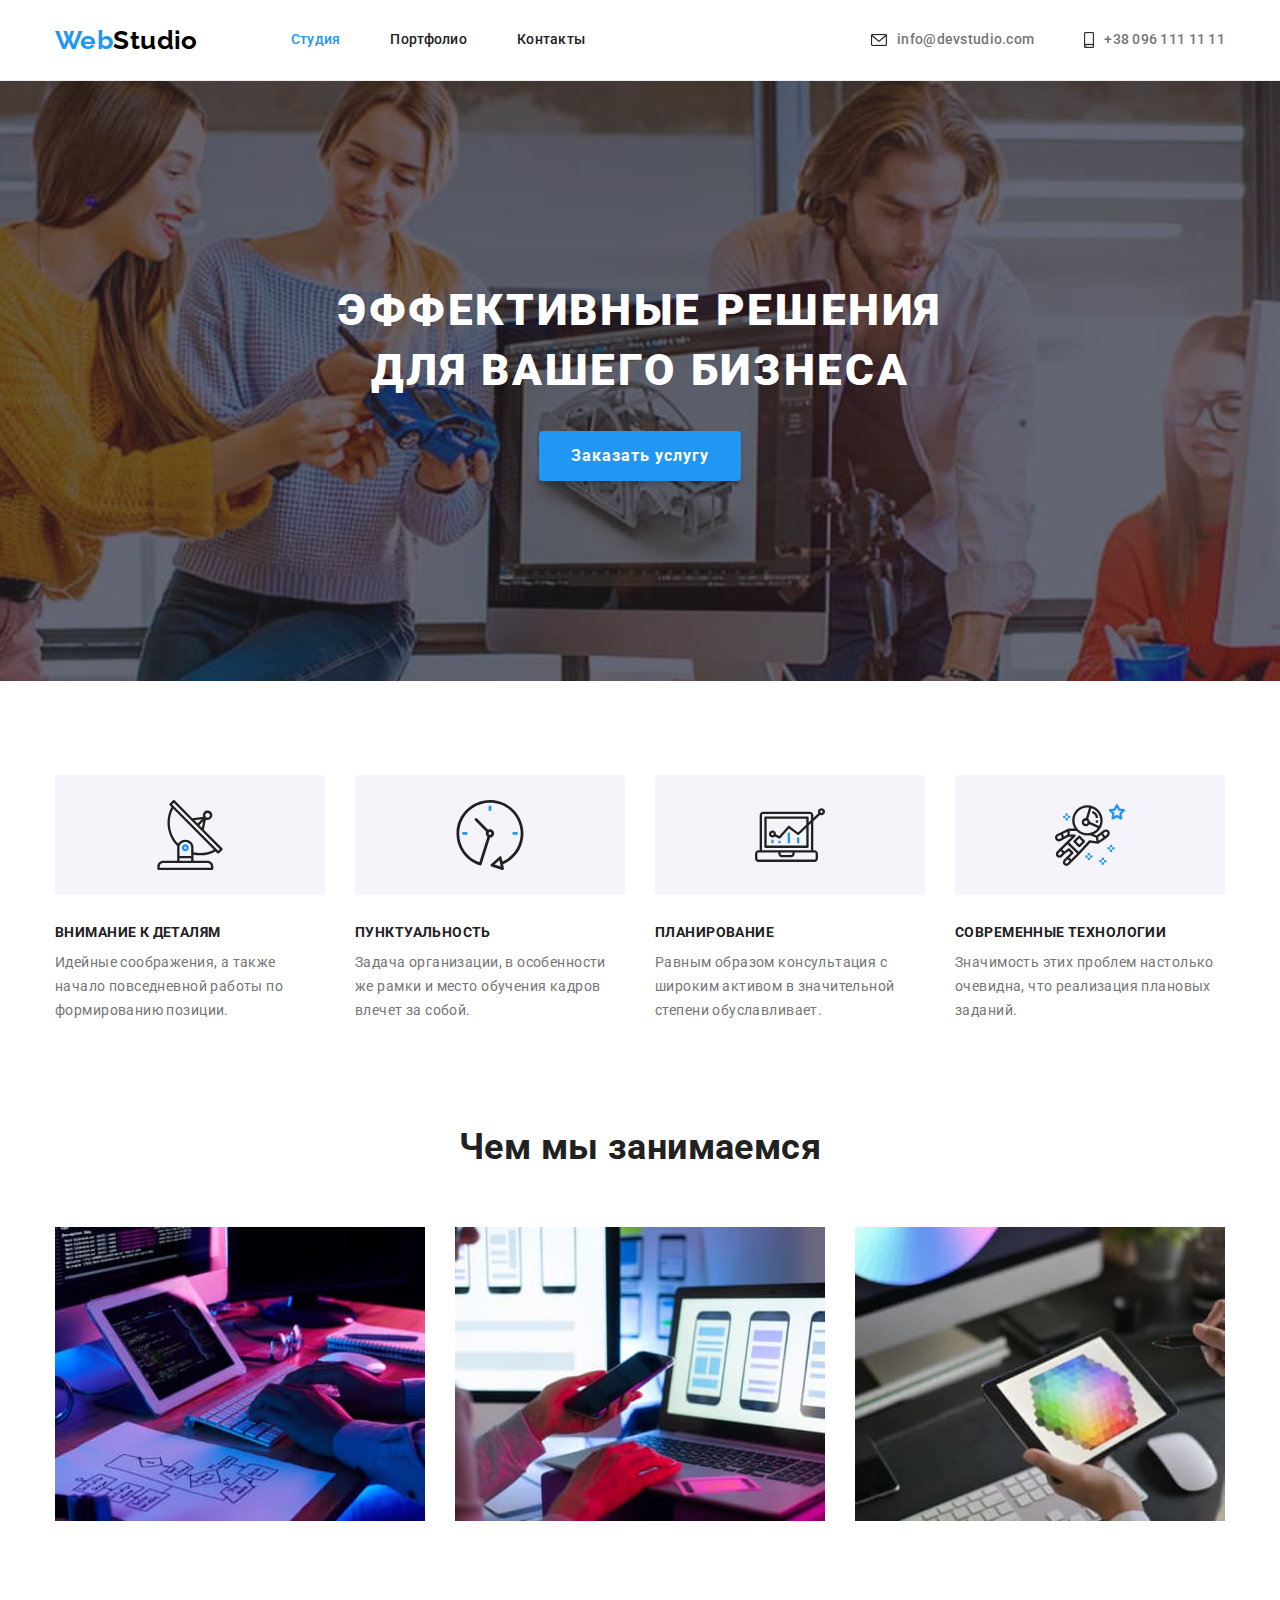
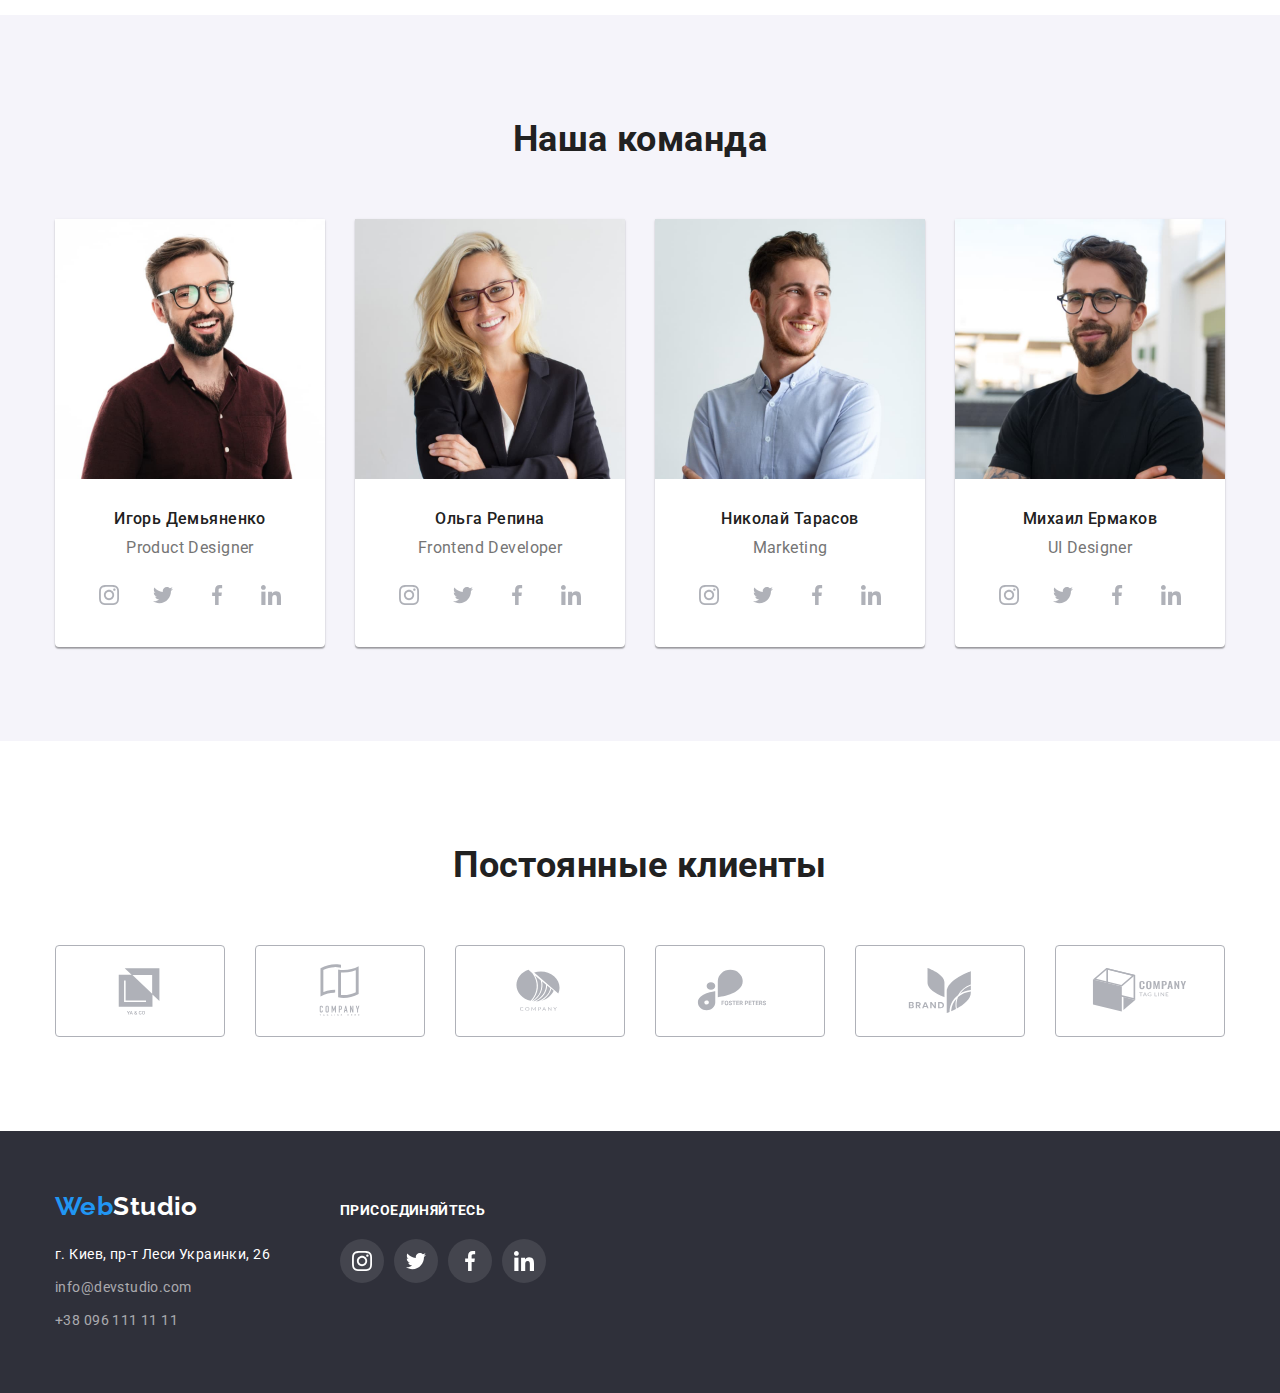
<file: index.html>
<!DOCTYPE html>
<html lang="ru">
  <head>
    <meta charset="UTF-8" />
    <meta http-equiv="X-UA-Compatible" content="IE=edge" />
    <meta name="viewport" content="width=device-width, initial-scale=1.0" />
    <title>WebStudio</title>
    <link
      rel="stylesheet"
      href="https://cdnjs.cloudflare.com/ajax/libs/modern-normalize/1.0.0/modern-normalize.css"
    />
    <link rel="preconnect" href="https://fonts.gstatic.com" />
    <link
      href="https://fonts.googleapis.com/css2?family=Raleway:wght@700&family=Roboto:wght@400;500;700;900&display=swap"
      rel="stylesheet"
    />
    <link rel="stylesheet" href="./css/styles.css" />
  </head>
  <body>
    <header class="header">
      <div class="container">
        <nav class="nav">
          <a class="link logo logo-hero" href="./"><span>Web</span>Studio</a>
          <ul class="list menu">
            <li class="menu-item">
              <a class="link menu-link active" href="./index.html">Студия</a>
            </li>
            <li class="menu-item">
              <a class="link menu-link" href="./portfolio.html">Портфолио</a>
            </li>
            <li class="menu-item">
              <a class="link menu-link" href="#contacts">Контакты</a>
            </li>
          </ul>
        </nav>
        <ul class="list contacts-list">
          <li class="contacts-item">
            <a class="link contacts-link" href="mailto:info@devstudio.com">
              <svg class="contacts-icon" width="16" height="12">
                <use href="./images/icons/sprite.svg#icon-envelope"></use>
              </svg>
              info@devstudio.com</a
            >
          </li>
          <li class="contacts-item">
            <a class="link contacts-link" href="tel:+380961111111">
              <svg class="contacts-icon" width="10" height="16">
                <use href="./images/icons/sprite.svg#icon-smartphone"></use>
              </svg>
              +38 096 111 11 11</a
            >
          </li>
        </ul>
      </div>
    </header>
    <main>
      <section class="section hero">
        <div class="container">
          <h1 class="page-title">Эффективные решения для вашего бизнеса</h1>
          <button class="btn btn-hero" type="button">Заказать услугу</button>
        </div>
      </section>
      <section class="section advantages-section">
        <div class="container">
          <h2 class="visually-hidden">Преимущества</h2>
          <ul class="list advantages-list">
            <li class="advantages-item">
              <a href="#" class="link advantages-link">
                <svg class="advantages-icons-svg" width="70" height="70">
                  <use href="./images/icons/sprite.svg#icon-antenna"></use>
                </svg>
              </a>
              <h3 class="title other-title">Внимание к деталям</h3>
              <p>
                Идейные соображения, а также начало повседневной работы по
                формированию позиции.
              </p>
            </li>
            <li class="advantages-item">
              <a href="#" class="link advantages-link">
                <svg class="advantages-icons-svg" width="70" height="70">
                  <use href="./images/icons/sprite.svg#icon-clock"></use>
                </svg>
              </a>
              <h3 class="title other-title">Пунктуальность</h3>
              <p>
                Задача организации, в особенности же рамки и место обучения
                кадров влечет за собой.
              </p>
            </li>
            <li class="advantages-item">
              <a href="#" class="link advantages-link">
                <svg class="advantages-icons-svg" width="70" height="70">
                  <use href="./images/icons/sprite.svg#icon-diagram"></use>
                </svg>
              </a>
              <h3 class="title other-title">Планирование</h3>
              <p>
                Равным образом консультация с широким активом в значительной
                степени обуславливает.
              </p>
            </li>
            <li class="advantages-item">
              <a href="#" class="link advantages-link">
                <svg class="advantages-icons-svg" width="70" height="70">
                  <use href="./images/icons/sprite.svg#icon-astronaut"></use>
                </svg>
              </a>
              <h3 class="title other-title">Современные технологии</h3>
              <p>
                Значимость этих проблем настолько очевидна, что реализация
                плановых заданий.
              </p>
            </li>
          </ul>
        </div>
      </section>
      <section class="section" id="portfolio">
        <div class="container">
          <h2 class="title gallery-title">Чем мы занимаемся</h2>
          <ul class="list gallery-list">
            <li class="gallery-item">
              <img
                src="./images/photo/img1.jpg"
                width="370"
                height="294"
                alt="Разработка веб-страници"
              />
            </li>
            <li class="gallery-item">
              <img
                src="./images/photo/img2.jpg"
                width="370"
                height="294"
                alt="Адаптация для мобильных устройств"
              />
            </li>
            <li class="gallery-item">
              <img
                src="./images/photo/img3.jpg"
                width="370"
                height="294"
                alt="Разработка графики"
              />
            </li>
          </ul>
        </div>
      </section>
      <section class="section team-section" id="studio">
        <div class="container">
          <h2 class="title team-title">Наша команда</h2>
          <ul class="list team-list">
            <li class="team-item">
              <img
                src="./images/team/img-1.jpg"
                width="270"
                height="260"
                alt="Игорь Демьяненко"
              />
              <div class="team-item-text">
                <h3 class="title team-item-name">Игорь Демьяненко</h3>
                <p class="team-item-position">Product Designer</p>
                <ul class="list social-icons">
                  <li class="social-icons-item">
                    <a
                      href="https://www.instagram.com/"
                      class="link social-icons-link"
                      target="_blank"
                      rel="noopener noreferrer"
                    >
                      <svg class="social-icons-svg" width="20" height="20">
                        <use
                          href="./images/icons/sprite.svg#icon-instagram"
                        ></use>
                      </svg>
                    </a>
                  </li>
                  <li class="social-icons-item">
                    <a
                      href="https://twitter.com/"
                      class="link social-icons-link"
                      target="_blank"
                      rel="noopener noreferrer"
                    >
                      <svg class="social-icons-svg" width="20" height="20">
                        <use
                          href="./images/icons/sprite.svg#icon-twitter"
                        ></use>
                      </svg>
                    </a>
                  </li>
                  <li class="social-icons-item">
                    <a
                      href="https://www.facebook.com/"
                      class="link social-icons-link"
                      target="_blank"
                      rel="noopener noreferrer"
                    >
                      <svg class="social-icons-svg" width="20" height="20">
                        <use
                          href="./images/icons/sprite.svg#icon-facebook"
                        ></use>
                      </svg>
                    </a>
                  </li>
                  <li class="social-icons-item">
                    <a
                      href="https://www.linkedin.com/"
                      class="link social-icons-link"
                      target="_blank"
                      rel="noopener noreferrer"
                    >
                      <svg class="social-icons-svg" width="20" height="20">
                        <use
                          href="./images/icons/sprite.svg#icon-linkedin"
                        ></use>
                      </svg>
                    </a>
                  </li>
                </ul>
              </div>
            </li>
            <li class="team-item">
              <img
                src="./images/team/img-2.jpg"
                width="270"
                height="260"
                alt="Ольга Репина"
              />
              <div class="team-item-text">
                <h3 class="title team-item-name">Ольга Репина</h3>
                <p class="team-item-position">Frontend Developer</p>
                <ul class="list social-icons">
                  <li class="social-icons-item">
                    <a
                      href="https://www.instagram.com/"
                      class="link social-icons-link"
                      target="_blank"
                      rel="noopener noreferrer"
                    >
                      <svg class="social-icons-svg" width="20" height="20">
                        <use
                          href="./images/icons/sprite.svg#icon-instagram"
                        ></use>
                      </svg>
                    </a>
                  </li>
                  <li class="social-icons-item">
                    <a
                      href="https://twitter.com/"
                      class="link social-icons-link"
                      target="_blank"
                      rel="noopener noreferrer"
                    >
                      <svg class="social-icons-svg" width="20" height="20">
                        <use
                          href="./images/icons/sprite.svg#icon-twitter"
                        ></use>
                      </svg>
                    </a>
                  </li>
                  <li class="social-icons-item">
                    <a
                      href="https://www.facebook.com/"
                      class="link social-icons-link"
                      target="_blank"
                      rel="noopener noreferrer"
                    >
                      <svg class="social-icons-svg" width="20" height="20">
                        <use
                          href="./images/icons/sprite.svg#icon-facebook"
                        ></use>
                      </svg>
                    </a>
                  </li>
                  <li class="social-icons-item">
                    <a
                      href="https://www.linkedin.com/"
                      class="link social-icons-link"
                      target="_blank"
                      rel="noopener noreferrer"
                    >
                      <svg class="social-icons-svg" width="20" height="20">
                        <use
                          href="./images/icons/sprite.svg#icon-linkedin"
                        ></use>
                      </svg>
                    </a>
                  </li>
                </ul>
              </div>
            </li>
            <li class="team-item">
              <img
                src="./images/team/img-3.jpg"
                width="270"
                height="260"
                alt="Николай Тарасов"
              />
              <div class="team-item-text">
                <h3 class="title team-item-name">Николай Тарасов</h3>
                <p class="team-item-position">Marketing</p>
                <ul class="list social-icons">
                  <li class="social-icons-item">
                    <a
                      href="https://www.instagram.com/"
                      class="link social-icons-link"
                      target="_blank"
                      rel="noopener noreferrer"
                    >
                      <svg class="social-icons-svg" width="20" height="20">
                        <use
                          href="./images/icons/sprite.svg#icon-instagram"
                        ></use>
                      </svg>
                    </a>
                  </li>
                  <li class="social-icons-item">
                    <a
                      href="https://twitter.com/"
                      class="link social-icons-link"
                      target="_blank"
                      rel="noopener noreferrer"
                    >
                      <svg class="social-icons-svg" width="20" height="20">
                        <use
                          href="./images/icons/sprite.svg#icon-twitter"
                        ></use>
                      </svg>
                    </a>
                  </li>
                  <li class="social-icons-item">
                    <a
                      href="https://www.facebook.com/"
                      class="link social-icons-link"
                      target="_blank"
                      rel="noopener noreferrer"
                    >
                      <svg class="social-icons-svg" width="20" height="20">
                        <use
                          href="./images/icons/sprite.svg#icon-facebook"
                        ></use>
                      </svg>
                    </a>
                  </li>
                  <li class="social-icons-item">
                    <a
                      href="https://www.linkedin.com/"
                      class="link social-icons-link"
                      target="_blank"
                      rel="noopener noreferrer"
                    >
                      <svg class="social-icons-svg" width="20" height="20">
                        <use
                          href="./images/icons/sprite.svg#icon-linkedin"
                        ></use>
                      </svg>
                    </a>
                  </li>
                </ul>
              </div>
            </li>
            <li class="team-item">
              <img
                src="./images/team/img-4.jpg"
                width="270"
                height="260"
                alt="Михаил Ермаков"
              />
              <div class="team-item-text">
                <h3 class="title team-item-name">Михаил Ермаков</h3>
                <p class="team-item-position">UI Designer</p>
                <ul class="list social-icons">
                  <li class="social-icons-item">
                    <a
                      href="https://www.instagram.com/"
                      class="link social-icons-link"
                      target="_blank"
                      rel="noopener noreferrer"
                    >
                      <svg class="social-icons-svg" width="20" height="20">
                        <use
                          href="./images/icons/sprite.svg#icon-instagram"
                        ></use>
                      </svg>
                    </a>
                  </li>
                  <li class="social-icons-item">
                    <a
                      href="https://twitter.com/"
                      class="link social-icons-link"
                      target="_blank"
                      rel="noopener noreferrer"
                    >
                      <svg class="social-icons-svg" width="20" height="20">
                        <use
                          href="./images/icons/sprite.svg#icon-twitter"
                        ></use>
                      </svg>
                    </a>
                  </li>
                  <li class="social-icons-item">
                    <a
                      href="https://www.facebook.com/"
                      class="link social-icons-link"
                      target="_blank"
                      rel="noopener noreferrer"
                    >
                      <svg class="social-icons-svg" width="20" height="20">
                        <use
                          href="./images/icons/sprite.svg#icon-facebook"
                        ></use>
                      </svg>
                    </a>
                  </li>
                  <li class="social-icons-item">
                    <a
                      href="https://www.linkedin.com/"
                      class="link social-icons-link"
                      target="_blank"
                      rel="noopener noreferrer"
                    >
                      <svg class="social-icons-svg" width="20" height="20">
                        <use
                          href="./images/icons/sprite.svg#icon-linkedin"
                        ></use>
                      </svg>
                    </a>
                  </li>
                </ul>
              </div>
            </li>
          </ul>
        </div>
      </section>
      <section class="section">
        <div class="container">
          <h2 class="title title-clients">Постоянные клиенты</h2>
          <ul class="list clients-list">
            <li class="client-item">
              <a class="client-link link" href="#">
                <svg class="client-icons-svg" width="106" height="60">
                  <use href="./images/icons/sprite.svg#icon-logo-client1"></use>
                </svg>
              </a>
            </li>
            <li class="client-item">
              <a class="client-link link" href="#">
                <svg class="client-icons-svg" width="106" height="60">
                  <use href="./images/icons/sprite.svg#icon-logo-client2"></use>
                </svg>
              </a>
            </li>
            <li class="client-item">
              <a class="client-link link" href="#">
                <svg class="client-icons-svg" width="106" height="60">
                  <use href="./images/icons/sprite.svg#icon-logo-client3"></use>
                </svg>
              </a>
            </li>
            <li class="client-item">
              <a class="client-link link" href="#">
                <svg class="client-icons-svg" width="106" height="60">
                  <use href="./images/icons/sprite.svg#icon-logo-client4"></use>
                </svg>
              </a>
            </li>
            <li class="client-item">
              <a class="client-link link" href="#">
                <svg class="client-icons-svg" width="106" height="60">
                  <use href="./images/icons/sprite.svg#icon-logo-client5"></use>
                </svg>
              </a>
            </li>
            <li class="client-item">
              <a class="client-link link" href="#">
                <svg class="client-icons-svg" width="106" height="60">
                  <use href="./images/icons/sprite.svg#icon-logo-client6"></use>
                </svg>
              </a>
            </li>
          </ul>
        </div>
      </section>
    </main>
    <footer class="footer" id="contacts">
      <div class="container footer-section">
        <div class="address-section">
          <a class="link logo" href="./"><span>Web</span>Studio</a>
          <address class="address">
            <ul class="list address-list">
              <li class="address-item">
                <a
                  class="link map"
                  href="https://goo.gl/maps/7yWL4o9HkrsM5cYJ9"
                  target="_blank"
                  rel="noopener noreferrer nofollow"
                >
                  г. Киев, пр-т Леси Украинки, 26
                </a>
              </li>
              <li class="list address-item">
                <a class="link" href="mailto:info@devstudio.com">
                  info@devstudio.com
                </a>
              </li>
              <li class="list address-item">
                <a class="link" href="tel:+380961111111"> +38 096 111 11 11 </a>
              </li>
            </ul>
          </address>
        </div>
        <div class="social-icons-section">
          <h2 class="social-icon-title">присоединяйтесь</h2>
          <ul class="list social-icons">
            <li class="social-icons-item">
              <a
                href="https://www.instagram.com/"
                class="link social-icons-link social-icons-link-footer"
                target="_blank"
                rel="noopener noreferrer"
              >
                <svg class="social-icons-svg svg-footer" width="20" height="20">
                  <use href="./images/icons/sprite.svg#icon-instagram"></use>
                </svg>
              </a>
            </li>
            <li class="social-icons-item">
              <a
                href="https://twitter.com/"
                class="link social-icons-link social-icons-link-footer"
                target="_blank"
                rel="noopener noreferrer"
              >
                <svg class="social-icons-svg svg-footer" width="20" height="20">
                  <use href="./images/icons/sprite.svg#icon-twitter"></use>
                </svg>
              </a>
            </li>
            <li class="social-icons-item">
              <a
                href="https://www.facebook.com/"
                class="link social-icons-link social-icons-link-footer"
                target="_blank"
                rel="noopener noreferrer"
              >
                <svg class="social-icons-svg svg-footer" width="20" height="20">
                  <use href="./images/icons/sprite.svg#icon-facebook"></use>
                </svg>
              </a>
            </li>
            <li class="social-icons-item">
              <a
                href="https://www.linkedin.com/"
                class="link social-icons-link social-icons-link-footer"
                target="_blank"
                rel="noopener noreferrer"
              >
                <svg class="social-icons-svg svg-footer" width="20" height="20">
                  <use href="./images/icons/sprite.svg#icon-linkedin"></use>
                </svg>
              </a>
            </li>
          </ul>
        </div>
      </div>
    </footer>
  </body>
</html>
</file>
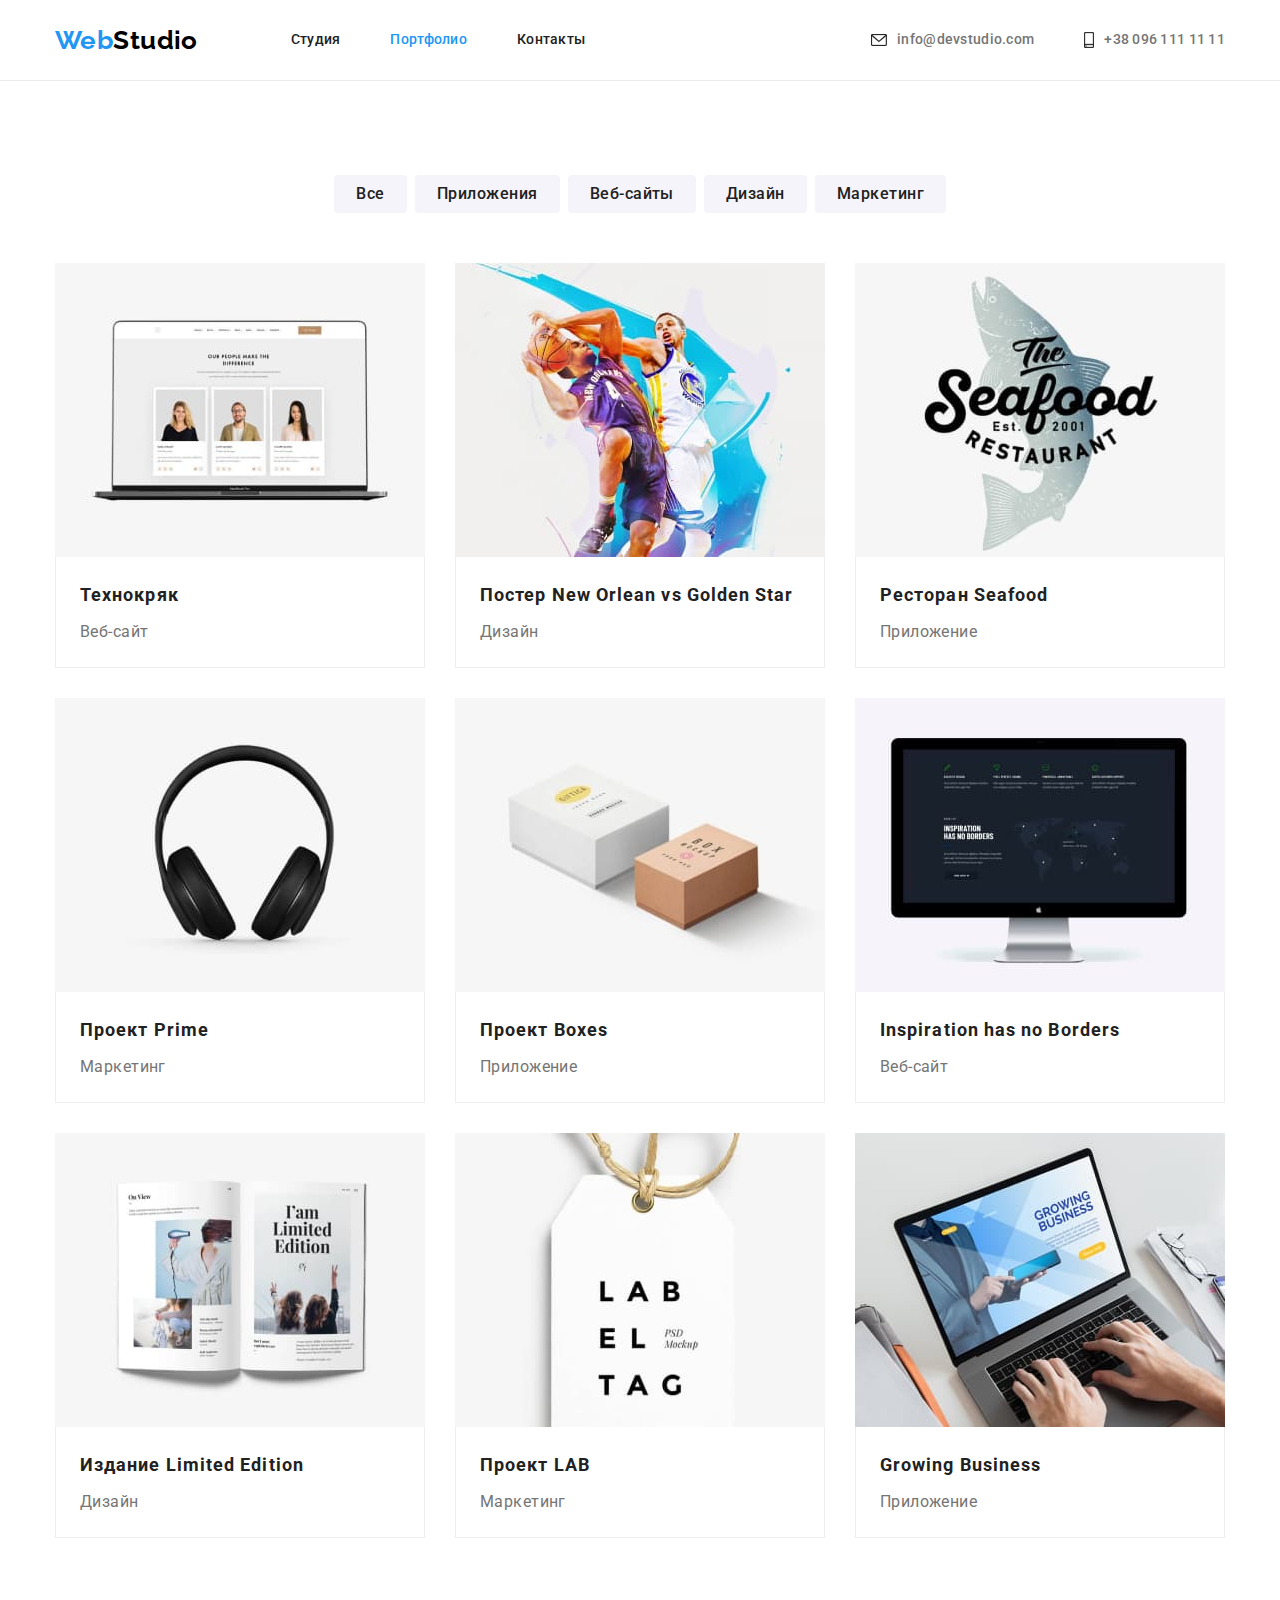
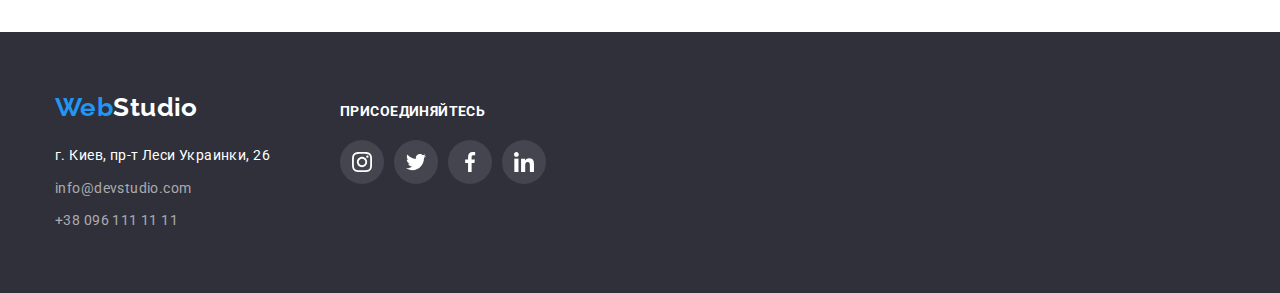
<file: portfolio.html>
<!DOCTYPE html>
<html lang="ru">
  <head>
    <meta charset="UTF-8" />
    <meta http-equiv="X-UA-Compatible" content="IE=edge" />
    <meta name="viewport" content="width=device-width, initial-scale=1.0" />
    <title>Портфолио</title>
    <link
      rel="stylesheet"
      href="https://cdnjs.cloudflare.com/ajax/libs/modern-normalize/1.0.0/modern-normalize.css"
    />
    <link rel="preconnect" href="https://fonts.gstatic.com" />
    <link
      href="https://fonts.googleapis.com/css2?family=Raleway:wght@700&family=Roboto:wght@400;500;700;900&display=swap"
      rel="stylesheet"
    />
    <link rel="stylesheet" href="./css/styles.css" />
  </head>
  <body>
    <header class="header">
      <div class="container">
        <nav class="nav">
          <a class="link logo logo-hero" href="./"><span>Web</span>Studio</a>
          <ul class="list menu line">
            <li class="menu-item">
              <a class="link menu-link" href="./index.html">Студия</a>
            </li>
            <li class="menu-item">
              <a class="link menu-link active" href="./portfolio.html"
                >Портфолио</a
              >
            </li>
            <li class="menu-item">
              <a class="link menu-link" href="#contacts">Контакты</a>
            </li>
          </ul>
        </nav>
        <ul class="list contacts-list">
          <li class="contacts-item">
            <a class="link contacts-link" href="mailto:info@devstudio.com">
              <svg class="contacts-icon" width="16" height="12">
                <use href="./images/icons/sprite.svg#icon-envelope"></use>
              </svg>
              info@devstudio.com</a
            >
          </li>
          <li class="contacts-item">
            <a class="link contacts-link" href="tel:+380961111111">
              <svg class="contacts-icon" width="10" height="16">
                <use href="./images/icons/sprite.svg#icon-smartphone"></use>
              </svg>
              +38 096 111 11 11</a
            >
          </li>
        </ul>
      </div>
    </header>
    <main>
      <section class="section portfolio">
        <div class="container">
          <ul class="list filter">
            <li class="filter-item">
              <button class="btn" type="button">Все</button>
            </li>
            <li class="filter-item">
              <button class="btn" type="button">Приложения</button>
            </li>
            <li class="filter-item">
              <button class="btn" type="button">Веб-сайты</button>
            </li>
            <li class="filter-item">
              <button class="btn" type="button">Дизайн</button>
            </li>
            <li class="filter-item">
              <button class="btn" type="button">Маркетинг</button>
            </li>
          </ul>
          <ul class="list card-set">
            <li class="portfolio-item">
              <a href="#" class="link portfolio-link">
                <img
                  class="portfolio-img"
                  src="./images/portfolio/img-1.jpg"
                  alt="Технокряк"
                  width="370"
                />
                <div class="card-info">
                  <h2 class="title projects-title">Технокряк</h2>
                  <p class="projects-item">Веб-сайт</p>
                </div>
              </a>
            </li>
            <li class="portfolio-item">
              <a href="#" class="link portfolio-link">
                <img
                  class="portfolio-img"
                  src="./images/portfolio/img-2.jpg"
                  alt="Постер New Orlean vs Golden Star"
                  width="370"
                />
                <div class="card-info">
                  <h2 class="title projects-title">
                    Постер New Orlean vs Golden Star
                  </h2>
                  <p class="projects-item">Дизайн</p>
                </div>
              </a>
            </li>
            <li class="portfolio-item">
              <a href="#" class="link portfolio-link">
                <img
                  class="portfolio-img"
                  src="./images/portfolio/img-3.jpg"
                  alt="Ресторан Seafood"
                  width="370"
                />
                <div class="card-info">
                  <h2 class="title projects-title">Ресторан Seafood</h2>
                  <p class="projects-item">Приложение</p>
                </div>
              </a>
            </li>
            <li class="portfolio-item">
              <a href="#" class="link portfolio-link">
                <img
                  class="portfolio-img"
                  src="./images/portfolio/img-4.jpg"
                  alt="Проект Prime"
                  width="370"
                />
                <div class="card-info">
                  <h2 class="title projects-title">Проект Prime</h2>
                  <p class="projects-item">Маркетинг</p>
                </div>
              </a>
            </li>
            <li class="portfolio-item">
              <a href="#" class="link portfolio-link">
                <img
                  class="portfolio-img"
                  src="./images/portfolio/img-5.jpg"
                  alt="Проект Boxes"
                  width="370"
                />
                <div class="card-info">
                  <h2 class="title projects-title">Проект Boxes</h2>
                  <p class="projects-item">Приложение</p>
                </div>
              </a>
            </li>
            <li class="portfolio-item">
              <a href="#" class="link portfolio-link">
                <img
                  class="portfolio-img"
                  src="./images/portfolio/img-6.jpg"
                  alt="Inspiration has no Borders"
                  width="370"
                />
                <div class="card-info">
                  <h2 class="title projects-title">
                    Inspiration has no Borders
                  </h2>
                  <p class="projects-item">Веб-сайт</p>
                </div>
              </a>
            </li>
            <li class="portfolio-item">
              <a href="#" class="link portfolio-link">
                <img
                  class="portfolio-img"
                  src="./images/portfolio/img-7.jpg"
                  alt="Издание Limited Edition"
                  width="370"
                />
                <div class="card-info">
                  <h2 class="title projects-title">Издание Limited Edition</h2>
                  <p class="projects-item">Дизайн</p>
                </div>
              </a>
            </li>
            <li class="portfolio-item">
              <a href="#" class="link portfolio-link">
                <img
                  class="portfolio-img"
                  src="./images/portfolio/img-8.jpg"
                  alt="Проект LAB"
                  width="370"
                />
                <div class="card-info">
                  <h2 class="title projects-title">Проект LAB</h2>
                  <p class="projects-item">Маркетинг</p>
                </div>
              </a>
            </li>
            <li class="portfolio-item">
              <a href="#" class="link portfolio-link">
                <img
                  class="portfolio-img"
                  src="./images/portfolio/img-9.jpg"
                  alt="Growing Business"
                  width="370"
                />
                <div class="card-info">
                  <h2 class="title projects-title">Growing Business</h2>
                  <p class="projects-item">Приложение</p>
                </div>
              </a>
            </li>
          </ul>
        </div>
      </section>
    </main>
    <footer class="footer" id="contacts">
      <div class="container footer-section">
        <div class="address-section">
          <a class="link logo" href="./"><span>Web</span>Studio</a>
          <address class="address">
            <ul class="list address-list">
              <li class="address-item">
                <a
                  class="link map"
                  href="https://goo.gl/maps/7yWL4o9HkrsM5cYJ9"
                  target="_blank"
                  rel="noopener noreferrer nofollow"
                >
                  г. Киев, пр-т Леси Украинки, 26
                </a>
              </li>
              <li class="list address-item">
                <a class="link" href="mailto:info@devstudio.com">
                  info@devstudio.com
                </a>
              </li>
              <li class="list address-item">
                <a class="link" href="tel:+380961111111"> +38 096 111 11 11 </a>
              </li>
            </ul>
          </address>
        </div>
        <div class="social-icons-section">
          <h2 class="social-icon-title">присоединяйтесь</h2>
          <ul class="list social-icons">
            <li class="social-icons-item">
              <a
                href="https://www.instagram.com/"
                class="link social-icons-link social-icons-link-footer"
                target="_blank"
                rel="noopener noreferrer"
              >
                <svg class="social-icons-svg svg-footer" width="20" height="20">
                  <use href="./images/icons/sprite.svg#icon-instagram"></use>
                </svg>
              </a>
            </li>
            <li class="social-icons-item">
              <a
                href="https://twitter.com/"
                class="link social-icons-link social-icons-link-footer"
                target="_blank"
                rel="noopener noreferrer"
              >
                <svg class="social-icons-svg svg-footer" width="20" height="20">
                  <use href="./images/icons/sprite.svg#icon-twitter"></use>
                </svg>
              </a>
            </li>
            <li class="social-icons-item">
              <a
                href="https://www.facebook.com/"
                class="link social-icons-link social-icons-link-footer"
                target="_blank"
                rel="noopener noreferrer"
              >
                <svg class="social-icons-svg svg-footer" width="20" height="20">
                  <use href="./images/icons/sprite.svg#icon-facebook"></use>
                </svg>
              </a>
            </li>
            <li class="social-icons-item">
              <a
                href="https://www.linkedin.com/"
                class="link social-icons-link social-icons-link-footer"
                target="_blank"
                rel="noopener noreferrer"
              >
                <svg class="social-icons-svg svg-footer" width="20" height="20">
                  <use href="./images/icons/sprite.svg#icon-linkedin"></use>
                </svg>
              </a>
            </li>
          </ul>
        </div>
      </div>
    </footer>
  </body>
</html>
</file>
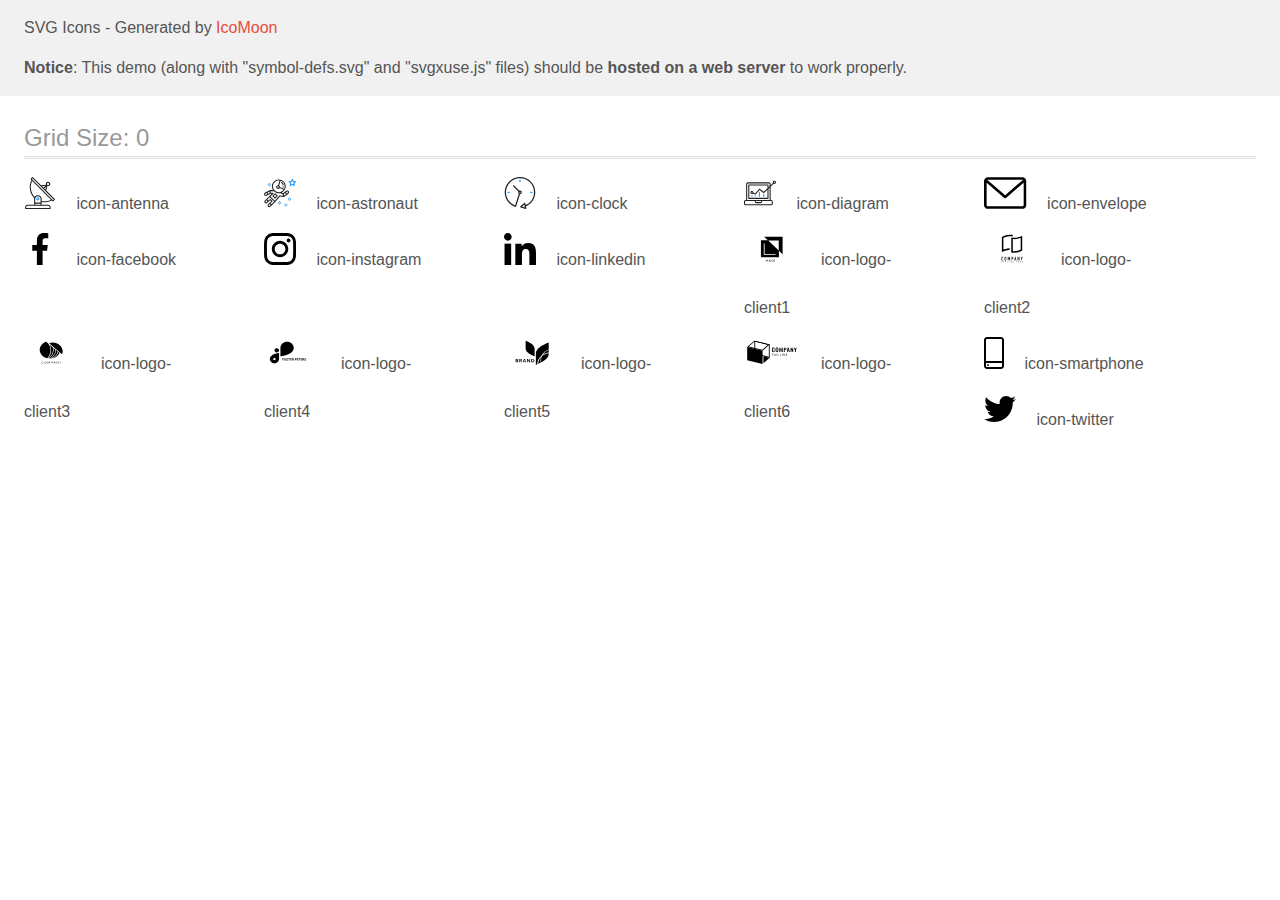
<file: images/icons/icomoon/demo-external-svg.html>
<!doctype html>
<html>
<head>
    <title>IcoMoon - SVG Icons</title>
    <meta charset="utf-8">
    <meta name="viewport" content="width=device-width, initial-scale=1">
    <link rel="stylesheet" href="demo-files/demo.css">
    <link rel="stylesheet" href="style.css">
</head>
<body>
<header class="bgc1 clearfix">
<div class="mhl">
    <p>SVG Icons - Generated by <a href="https://icomoon.io/app">IcoMoon</a></p><p><strong>Notice</strong>: This demo (along with "symbol-defs.svg" and "svgxuse.js" files) should be <b>hosted on a web server</b> to work properly.</p>
</div>
</header>
    <div class="clearfix mhl ptl">
        <h1 class="mvm mtn fgc1">Grid Size: 0</h1>
        <div class="glyph fs1">
            <div class="clearfix pbs">
                <svg class="icon icon-antenna"><use xlink:href="symbol-defs.svg#icon-antenna"></use></svg><span class="name"> icon-antenna</span>
            </div>
        </div>
        <div class="glyph fs1">
            <div class="clearfix pbs">
                <svg class="icon icon-astronaut"><use xlink:href="symbol-defs.svg#icon-astronaut"></use></svg><span class="name"> icon-astronaut</span>
            </div>
        </div>
        <div class="glyph fs1">
            <div class="clearfix pbs">
                <svg class="icon icon-clock"><use xlink:href="symbol-defs.svg#icon-clock"></use></svg><span class="name"> icon-clock</span>
            </div>
        </div>
        <div class="glyph fs1">
            <div class="clearfix pbs">
                <svg class="icon icon-diagram"><use xlink:href="symbol-defs.svg#icon-diagram"></use></svg><span class="name"> icon-diagram</span>
            </div>
        </div>
        <div class="glyph fs1">
            <div class="clearfix pbs">
                <svg class="icon icon-envelope"><use xlink:href="symbol-defs.svg#icon-envelope"></use></svg><span class="name"> icon-envelope</span>
            </div>
        </div>
        <div class="glyph fs1">
            <div class="clearfix pbs">
                <svg class="icon icon-facebook"><use xlink:href="symbol-defs.svg#icon-facebook"></use></svg><span class="name"> icon-facebook</span>
            </div>
        </div>
        <div class="glyph fs1">
            <div class="clearfix pbs">
                <svg class="icon icon-instagram"><use xlink:href="symbol-defs.svg#icon-instagram"></use></svg><span class="name"> icon-instagram</span>
            </div>
        </div>
        <div class="glyph fs1">
            <div class="clearfix pbs">
                <svg class="icon icon-linkedin"><use xlink:href="symbol-defs.svg#icon-linkedin"></use></svg><span class="name"> icon-linkedin</span>
            </div>
        </div>
        <div class="glyph fs1">
            <div class="clearfix pbs">
                <svg class="icon icon-logo-client1"><use xlink:href="symbol-defs.svg#icon-logo-client1"></use></svg><span class="name"> icon-logo-client1</span>
            </div>
        </div>
        <div class="glyph fs1">
            <div class="clearfix pbs">
                <svg class="icon icon-logo-client2"><use xlink:href="symbol-defs.svg#icon-logo-client2"></use></svg><span class="name"> icon-logo-client2</span>
            </div>
        </div>
        <div class="glyph fs1">
            <div class="clearfix pbs">
                <svg class="icon icon-logo-client3"><use xlink:href="symbol-defs.svg#icon-logo-client3"></use></svg><span class="name"> icon-logo-client3</span>
            </div>
        </div>
        <div class="glyph fs1">
            <div class="clearfix pbs">
                <svg class="icon icon-logo-client4"><use xlink:href="symbol-defs.svg#icon-logo-client4"></use></svg><span class="name"> icon-logo-client4</span>
            </div>
        </div>
        <div class="glyph fs1">
            <div class="clearfix pbs">
                <svg class="icon icon-logo-client5"><use xlink:href="symbol-defs.svg#icon-logo-client5"></use></svg><span class="name"> icon-logo-client5</span>
            </div>
        </div>
        <div class="glyph fs1">
            <div class="clearfix pbs">
                <svg class="icon icon-logo-client6"><use xlink:href="symbol-defs.svg#icon-logo-client6"></use></svg><span class="name"> icon-logo-client6</span>
            </div>
        </div>
        <div class="glyph fs1">
            <div class="clearfix pbs">
                <svg class="icon icon-smartphone"><use xlink:href="symbol-defs.svg#icon-smartphone"></use></svg><span class="name"> icon-smartphone</span>
            </div>
        </div>
        <div class="glyph fs1">
            <div class="clearfix pbs">
                <svg class="icon icon-twitter"><use xlink:href="symbol-defs.svg#icon-twitter"></use></svg><span class="name"> icon-twitter</span>
            </div>
        </div>
  </div>
<script defer src="svgxuse.js"></script>
</body>
</html>
</file>
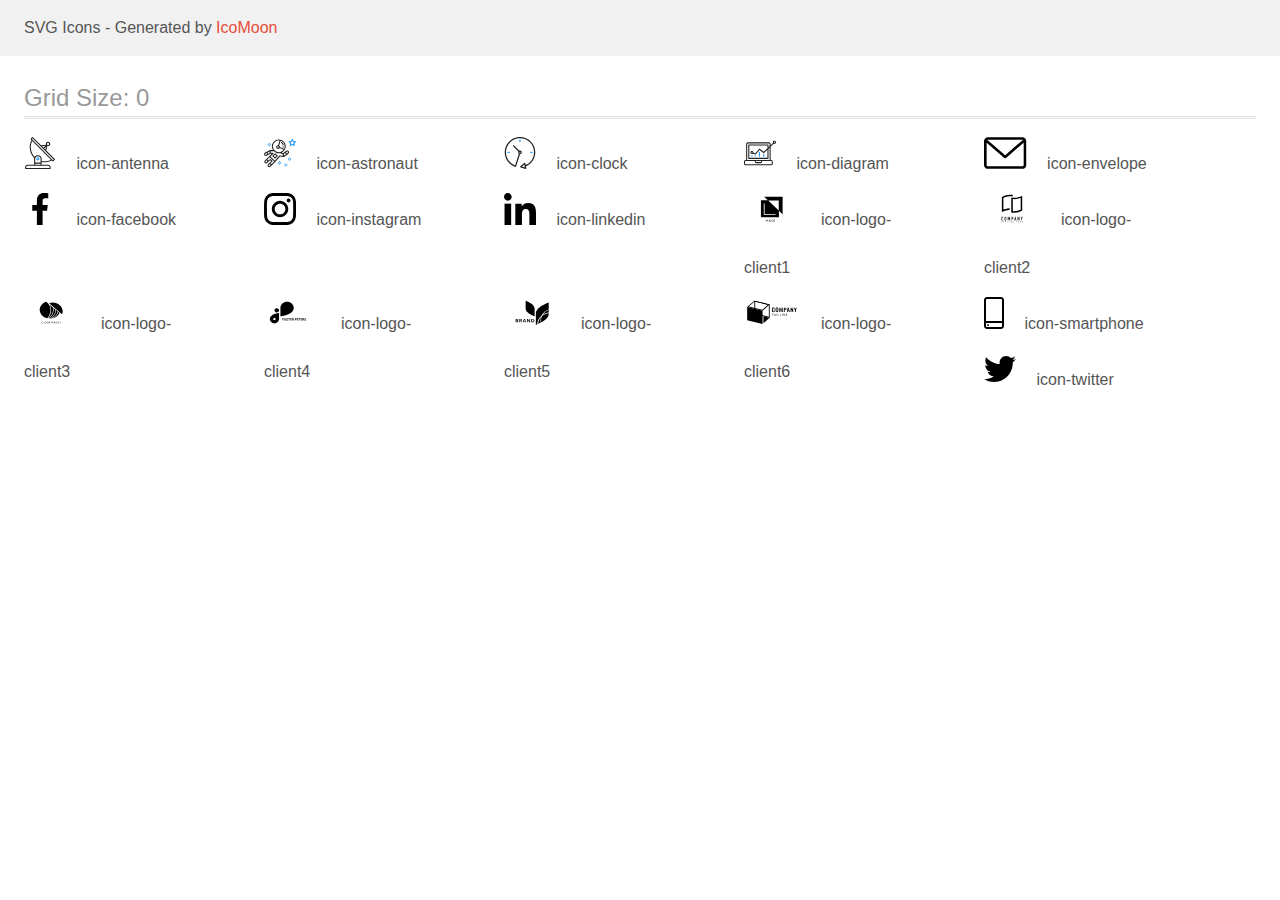
<file: images/icons/icomoon/demo.html>
<!doctype html>
<html>
<head>
    <title>IcoMoon - SVG Icons</title>
    <meta charset="utf-8">
    <meta name="viewport" content="width=device-width, initial-scale=1">
    <link rel="stylesheet" href="demo-files/demo.css">
    <link rel="stylesheet" href="style.css">
</head>
<body>
<svg aria-hidden="true" style="position: absolute; width: 0; height: 0; overflow: hidden;" version="1.1" xmlns="http://www.w3.org/2000/svg" xmlns:xlink="http://www.w3.org/1999/xlink">
<defs>
<symbol id="icon-antenna" viewBox="0 0 32 32">
<path fill="#212121" style="fill: var(--color1, #212121)" d="M30.773 22.098l-8.443-8.505 0.937-4.615c0.242 0.094 0.499 0.144 0.758 0.146h0.006c1.192 0.014 2.17-0.941 2.184-2.133s-0.941-2.17-2.133-2.184c-1.192-0.014-2.17 0.941-2.184 2.133-0.003 0.255 0.039 0.509 0.125 0.749l-4.96 0.605-8.091-8.133c-0.099-0.101-0.235-0.159-0.377-0.16-0.14 0.001-0.274 0.056-0.373 0.155l-1.513 1.504c-0.208 0.208-0.208 0.546 0 0.754l0.814 0.826c-3.153 5.798-2.129 12.978 2.519 17.663 0.043 0.041 0.092 0.074 0.146 0.098-0.034 0.18-0.051 0.364-0.052 0.547v6.187h-6.4c-1.472 0.002-2.665 1.195-2.667 2.667v1.067c0 0.295 0.239 0.533 0.533 0.533h24.533c0.295 0 0.533-0.239 0.533-0.533v-1.067c-0.002-1.472-1.195-2.665-2.667-2.667h-6.4v-2.742c1.003 0.21 2.024 0.317 3.049 0.32 2.458-0.003 4.877-0.615 7.040-1.783l0.818 0.823c0.099 0.101 0.235 0.159 0.377 0.16 0.14-0.001 0.274-0.056 0.373-0.155l1.513-1.504c0.208-0.208 0.208-0.546 0-0.754zM23.28 6.233c0.418-0.415 1.093-0.414 1.508 0.004s0.414 1.093-0.004 1.508c-0.2 0.199-0.47 0.31-0.752 0.31h-0.003c-0.589-0.003-1.064-0.483-1.061-1.072 0.002-0.282 0.115-0.552 0.314-0.751h-0.002zM22.024 9.738l-0.598 2.946-1.175-1.182 1.774-1.763zM21.419 8.836l-1.92 1.909-1.485-1.493 3.405-0.415zM24.004 28.8c0.884 0 1.6 0.716 1.6 1.6v0.533h-23.467v-0.533c0-0.884 0.716-1.6 1.6-1.6h20.267zM16.537 26.667v1.067h-5.333v-1.067h5.333zM11.204 25.6v-4.053c0-1.294 1.196-2.347 2.667-2.347s2.667 1.053 2.667 2.347v4.053h-5.333zM17.604 23.904v-2.357c0-1.882-1.675-3.413-3.733-3.413-1.331-0.020-2.576 0.657-3.281 1.786-4.058-4.274-4.971-10.645-2.279-15.887l18.602 18.708c-2.872 1.461-6.165 1.873-9.309 1.163zM28.893 23.22l-21.057-21.181 0.755-0.752 7.935 7.98c0.004 0 0.006 0.007 0.010 0.010l13.115 13.191-0.757 0.752z"></path>
<path fill="#2196f3" style="fill: var(--color2, #2196f3)" d="M13.876 20.267h-0.005c-0.884-0.001-1.601 0.714-1.602 1.598s0.714 1.601 1.598 1.602h0.005c0.884 0.001 1.601-0.714 1.602-1.598s-0.714-1.601-1.598-1.602zM14.249 22.245c-0.1 0.1-0.236 0.156-0.378 0.155-0.295-0.002-0.532-0.242-0.531-0.536 0.001-0.141 0.057-0.276 0.157-0.375s0.233-0.154 0.373-0.155c0.295 0.002 0.532 0.241 0.53 0.536-0.001 0.141-0.057 0.276-0.157 0.375h0.005z"></path>
</symbol>
<symbol id="icon-astronaut" viewBox="0 0 32 32">
<path fill="#2196f3" style="fill: var(--color2, #2196f3)" d="M31.974 4.524c-0.063-0.193-0.229-0.333-0.43-0.363l-1.91-0.278-0.855-1.731c-0.179-0.365-0.777-0.365-0.956 0l-0.855 1.731-1.91 0.278c-0.201 0.029-0.367 0.17-0.431 0.363-0.062 0.193-0.011 0.405 0.135 0.547l1.383 1.348-0.326 1.903c-0.034 0.2 0.048 0.402 0.212 0.522 0.166 0.121 0.382 0.135 0.562 0.040l1.709-0.899 1.709 0.899c0.078 0.041 0.164 0.061 0.249 0.061 0.11 0 0.221-0.034 0.314-0.102 0.164-0.119 0.246-0.322 0.212-0.522l-0.326-1.903 1.383-1.348c0.145-0.142 0.197-0.354 0.135-0.547zM29.511 5.851c-0.125 0.122-0.183 0.299-0.153 0.472l0.191 1.114-1-0.526c-0.078-0.041-0.163-0.061-0.249-0.061s-0.17 0.020-0.249 0.061l-1.001 0.526 0.191-1.114c0.030-0.173-0.028-0.349-0.153-0.472l-0.81-0.789 1.119-0.163c0.174-0.025 0.324-0.134 0.402-0.292l0.5-1.013 0.5 1.013c0.078 0.157 0.228 0.267 0.402 0.292l1.119 0.163-0.809 0.789z"></path>
<path fill="#2196f3" style="fill: var(--color2, #2196f3)" d="M26.134 20.522h-1.067v1.067h1.067v-1.067z"></path>
<path fill="#2196f3" style="fill: var(--color2, #2196f3)" d="M26.134 22.656h-1.067v1.067h1.067v-1.067z"></path>
<path fill="#2196f3" style="fill: var(--color2, #2196f3)" d="M27.2 21.589h-1.067v1.067h1.067v-1.067z"></path>
<path fill="#2196f3" style="fill: var(--color2, #2196f3)" d="M25.067 21.589h-1.067v1.067h1.067v-1.067z"></path>
<path fill="#2196f3" style="fill: var(--color2, #2196f3)" d="M22.4 26.389h-1.067v1.067h1.067v-1.067z"></path>
<path fill="#2196f3" style="fill: var(--color2, #2196f3)" d="M22.4 28.522h-1.067v1.067h1.067v-1.067z"></path>
<path fill="#2196f3" style="fill: var(--color2, #2196f3)" d="M23.467 27.456h-1.067v1.067h1.067v-1.067z"></path>
<path fill="#2196f3" style="fill: var(--color2, #2196f3)" d="M21.333 27.456h-1.067v1.067h1.067v-1.067z"></path>
<path fill="#2196f3" style="fill: var(--color2, #2196f3)" d="M16 24.256h-1.067v1.067h1.067v-1.067z"></path>
<path fill="#2196f3" style="fill: var(--color2, #2196f3)" d="M16 26.389h-1.067v1.067h1.067v-1.067z"></path>
<path fill="#2196f3" style="fill: var(--color2, #2196f3)" d="M17.067 25.322h-1.067v1.067h1.067v-1.067z"></path>
<path fill="#2196f3" style="fill: var(--color2, #2196f3)" d="M14.933 25.322h-1.067v1.067h1.067v-1.067z"></path>
<path fill="#2196f3" style="fill: var(--color2, #2196f3)" d="M5.867 6.122h-1.067v1.067h1.067v-1.067z"></path>
<path fill="#2196f3" style="fill: var(--color2, #2196f3)" d="M5.867 8.255h-1.067v1.067h1.067v-1.067z"></path>
<path fill="#2196f3" style="fill: var(--color2, #2196f3)" d="M6.933 7.189h-1.067v1.067h1.067v-1.067z"></path>
<path fill="#2196f3" style="fill: var(--color2, #2196f3)" d="M4.8 7.189h-1.067v1.067h1.067v-1.067z"></path>
<path fill="#212121" style="fill: var(--color1, #212121)" d="M24.715 14.159c-0.287-0.388-0.709-0.637-1.188-0.705-0.481-0.068-0.956 0.058-1.34 0.352l-1.252 0.96-1.898 1.417-1.358-0.541c2.421-1.086 4.114-3.508 4.114-6.32 0-3.823-3.123-6.933-6.961-6.933s-6.961 3.11-6.961 6.933c0 1.386 0.414 2.674 1.12 3.758l-2.764-0.024c-0.002 0-0.003 0-0.005 0-0.009 0-0.015 0.004-0.023 0.005-0.053 0.002-0.105 0.013-0.155 0.031-0.013 0.005-0.026 0.008-0.038 0.013-0.006 0.003-0.013 0.003-0.019 0.006l-3.233 1.596c-0.001 0-0.001 0-0.001 0.001l-1.893 0.911c-0.021 0.009-0.042 0.021-0.063 0.035-0.755 0.502-1.012 1.489-0.598 2.295 0.22 0.429 0.595 0.745 1.056 0.889 0.178 0.055 0.359 0.083 0.539 0.083 0.29 0 0.577-0.071 0.839-0.211l1.388-0.738 2.264-1.169 1.357-0.008-5.442 5.416c-0.001 0.001-0.001 0.001-0.002 0.001l-1.339 1.333c-0.316 0.315-0.49 0.732-0.49 1.178s0.174 0.863 0.49 1.179c0.325 0.323 0.752 0.485 1.179 0.485s0.854-0.162 1.18-0.485l1.314-1.309 1.741-1.3 0.901 0.897-1.762 1.754c-0 0.001-0.001 0.001-0.002 0.001l-1.339 1.333c-0.316 0.315-0.49 0.732-0.49 1.178s0.174 0.863 0.49 1.179c0.325 0.323 0.753 0.485 1.18 0.485s0.855-0.162 1.18-0.485l3.482-3.467c0.001-0.001 0.001-0.001 0.001-0.002l1.010-1-0.004-0.004c0.006-0.006 0.015-0.009 0.022-0.015l5.166-5.658 3.471 0.494c0.025 0.004 0.050 0.005 0.075 0.005 0.065 0 0.127-0.015 0.187-0.038 0.018-0.006 0.033-0.015 0.050-0.023 0.019-0.010 0.039-0.015 0.058-0.027l3.213-2.133c0.012-0.008 0.018-0.021 0.029-0.029 0.013-0.010 0.029-0.014 0.041-0.026l1.271-1.191c0.662-0.62 0.753-1.635 0.212-2.362zM2.13 17.77c-0.173 0.093-0.37 0.111-0.558 0.052-0.187-0.058-0.338-0.186-0.427-0.358-0.161-0.314-0.068-0.695 0.214-0.902l1.314-0.632 0.449 1.312-0.992 0.528zM5.628 15.942l-1.548 0.8-0.439-1.283 2.027-1.001-0.040 1.484zM20.727 9.322c0 0.918-0.219 1.785-0.599 2.559l-4.181-1.899c-0.044-0.573-0.341-1.075-0.788-1.388l1.464-4.86c2.378 0.756 4.105 2.974 4.105 5.588zM8.938 9.322c0-3.235 2.644-5.867 5.894-5.867 0.253 0 0.5 0.021 0.745 0.052l-1.432 4.754c-0.019-0.001-0.037-0.006-0.057-0.006-1.033 0-1.873 0.837-1.873 1.867s0.84 1.867 1.873 1.867c0.694 0 1.294-0.383 1.618-0.945l3.862 1.755c-1.075 1.446-2.795 2.39-4.737 2.39-3.25 0-5.894-2.632-5.894-5.867zM14.894 10.122c0 0.441-0.362 0.8-0.806 0.8s-0.806-0.359-0.806-0.8c0-0.441 0.362-0.8 0.806-0.8s0.806 0.359 0.806 0.8zM2.465 25.146c-0.236 0.234-0.619 0.234-0.854 0.001-0.114-0.114-0.176-0.263-0.176-0.423s0.062-0.309 0.176-0.421l0.962-0.958 0.851 0.848-0.959 0.955zM5.679 28.88c-0.236 0.234-0.619 0.235-0.855 0.001-0.114-0.114-0.176-0.263-0.176-0.423s0.062-0.309 0.176-0.421l0.963-0.959 0.852 0.848-0.96 0.955zM9.16 25.411c-0.001 0-0.001 0-0.002 0.001l-1.765 1.76-0.852-0.848 1.763-1.755c0 0 0 0 0-0s0.001-0.001 0.002-0.001c0.040-0.040 0.065-0.088 0.090-0.135 0.007-0.014 0.020-0.026 0.026-0.040 0.017-0.041 0.019-0.085 0.026-0.129 0.003-0.025 0.014-0.047 0.014-0.073 0-0.036-0.013-0.070-0.020-0.106-0.006-0.032-0.006-0.065-0.019-0.095-0.020-0.050-0.055-0.094-0.091-0.138-0.010-0.012-0.014-0.027-0.025-0.038 0 0 0 0-0.001 0s-0.001-0.002-0.001-0.002l-1.607-1.6c-0.017-0.017-0.039-0.024-0.058-0.038-0.028-0.022-0.055-0.042-0.087-0.058-0.030-0.015-0.061-0.024-0.093-0.033-0.034-0.010-0.067-0.017-0.103-0.020-0.033-0.002-0.063 0.001-0.095 0.005-0.036 0.004-0.069 0.009-0.104 0.020-0.034 0.011-0.063 0.027-0.094 0.045-0.020 0.011-0.042 0.015-0.061 0.029l-1.773 1.324-0.901-0.897 2.399-2.386 4.361 4.289-0.928 0.919zM15.979 18.394c-0.015-0.002-0.030 0.004-0.045 0.003-0.039-0.002-0.076 0.001-0.115 0.007-0.030 0.005-0.059 0.011-0.088 0.021-0.034 0.012-0.065 0.028-0.097 0.047-0.030 0.018-0.057 0.037-0.083 0.061-0.013 0.011-0.028 0.017-0.040 0.029l-4.698 5.146-4.328-4.257 2.833-2.818c0.209-0.208 0.21-0.546 0.002-0.755-0.105-0.105-0.243-0.157-0.381-0.156v-0.001l-2.219 0.013 0.028-1.607 3.104 0.027c1.265 1.294 3.029 2.101 4.981 2.101 0.437 0 0.864-0.045 1.279-0.123 0.040 0.032 0.079 0.065 0.13 0.085l2.41 0.96 0.331 1.644-3.003-0.427zM20.020 18.572l-0.313-1.558 1.446-1.080 0.947 1.257-2.080 1.381zM23.774 15.741l-0.838 0.785-0.931-1.236 0.831-0.637c0.155-0.119 0.351-0.168 0.543-0.143 0.193 0.027 0.364 0.128 0.48 0.284 0.217 0.292 0.18 0.699-0.085 0.947z"></path>
<path fill="#212121" style="fill: var(--color1, #212121)" d="M13.602 18.544l-2.143-2.133c-0.207-0.207-0.545-0.207-0.753 0l-2.142 2.133c-0.1 0.101-0.157 0.236-0.157 0.378s0.056 0.278 0.157 0.378l2.142 2.133c0.104 0.103 0.241 0.155 0.377 0.155s0.273-0.052 0.376-0.155l2.143-2.133c0.1-0.1 0.157-0.236 0.157-0.378s-0.057-0.278-0.157-0.378zM11.083 20.303l-1.387-1.381 1.387-1.381 1.387 1.381-1.387 1.381z"></path>
<path fill="#212121" style="fill: var(--color1, #212121)" d="M17.164 5.071l-0.258 1.036c0.071 0.018 1.738 0.452 1.738 2.149h1.067c-0-2.017-1.666-2.965-2.547-3.185z"></path>
<path fill="#212121" style="fill: var(--color1, #212121)" d="M19.711 9.322h-1.067v1.067h1.067v-1.067z"></path>
</symbol>
<symbol id="icon-clock" viewBox="0 0 32 32">
<path fill="#212121" style="fill: var(--color1, #212121)" d="M31.297 15.301c-0.002-8.452-6.855-15.303-15.308-15.301s-15.303 6.855-15.301 15.308c0.001 6.658 4.307 12.551 10.649 14.576 0.061 0.019 0.124 0.029 0.187 0.029 0.121-0 0.239-0.032 0.342-0.094 0.135-0.080 0.236-0.207 0.283-0.356l3.865-12.25c1.057-0.005 1.909-0.866 1.903-1.923s-0.866-1.909-1.923-1.903c-0.284 0.001-0.565 0.067-0.82 0.191l-5.106-5.107c-0.253-0.245-0.657-0.238-0.902 0.016-0.239 0.247-0.239 0.639 0 0.886l5.103 5.109c-0.392 0.799-0.168 1.764 0.536 2.309l-3.683 11.673c-7.278-2.681-11.004-10.754-8.323-18.032s10.754-11.004 18.032-8.323 11.004 10.754 8.323 18.032c-1.31 3.556-4.001 6.431-7.462 7.973l-0.398-1.874c-0.073-0.344-0.411-0.565-0.756-0.492-0.109 0.023-0.209 0.074-0.292 0.148l-3.837 3.426c-0.263 0.234-0.287 0.637-0.052 0.9 0.076 0.085 0.174 0.149 0.283 0.184l4.899 1.563c0.335 0.108 0.694-0.077 0.802-0.412 0.034-0.106 0.040-0.219 0.017-0.328l-0.391-1.839c5.664-2.388 9.342-7.942 9.329-14.089zM15.992 14.664c0.352 0 0.638 0.286 0.638 0.638s-0.286 0.638-0.638 0.638c-0.352 0-0.638-0.285-0.638-0.638s0.285-0.638 0.638-0.638zM18.093 29.528l2.184-1.948 0.603 2.84-2.787-0.892z"></path>
<path fill="#2196f3" style="fill: var(--color2, #2196f3)" d="M15.354 3.185v1.275c0 0.352 0.285 0.638 0.638 0.638s0.638-0.285 0.638-0.638v-1.275c0-0.352-0.286-0.638-0.638-0.638s-0.638 0.286-0.638 0.638z"></path>
<path fill="#2196f3" style="fill: var(--color2, #2196f3)" d="M3.876 14.664c-0.352 0-0.638 0.286-0.638 0.638s0.285 0.638 0.638 0.638h1.275c0.352 0 0.638-0.285 0.638-0.638s-0.285-0.638-0.638-0.638h-1.275z"></path>
<path fill="#2196f3" style="fill: var(--color2, #2196f3)" d="M28.108 15.939c0.352 0 0.638-0.285 0.638-0.638s-0.285-0.638-0.638-0.638h-1.275c-0.352 0-0.638 0.286-0.638 0.638s0.286 0.638 0.638 0.638h1.275z"></path>
</symbol>
<symbol id="icon-diagram" viewBox="0 0 32 32">
<path fill="#2196f3" style="fill: var(--color2, #2196f3)" d="M14.926 14.965h1.066v4.798h-1.066v-4.797z"></path>
<path fill="#2196f3" style="fill: var(--color2, #2196f3)" d="M19.19 17.097h1.066v2.665h-1.066v-2.665z"></path>
<path fill="#2196f3" style="fill: var(--color2, #2196f3)" d="M10.661 18.696h1.066v1.066h-1.066v-1.066z"></path>
<path fill="#2196f3" style="fill: var(--color2, #2196f3)" d="M7.463 18.163h1.066v1.599h-1.066v-1.599z"></path>
<path fill="#212121" style="fill: var(--color1, #212121)" d="M1.599 28.291h25.587c0.883 0 1.599-0.716 1.599-1.599v-2.132c0-0.883-0.716-1.599-1.599-1.599h-0.533v-13.293l3.028-2.868c0.703 0.346 1.553 0.136 2.013-0.499s0.396-1.508-0.152-2.068-1.42-0.644-2.065-0.198c-0.644 0.446-0.873 1.292-0.542 2.002l-2.281 2.163v-1.23c0-0.883-0.716-1.599-1.599-1.599h-21.322c-0.883 0-1.599 0.716-1.599 1.599v15.992h-0.533c-0.883 0-1.599 0.716-1.599 1.599v2.132c0 0.883 0.716 1.599 1.599 1.599zM30.384 4.837c0.294 0 0.533 0.239 0.533 0.533s-0.239 0.533-0.533 0.533c-0.294 0-0.533-0.239-0.533-0.533s0.239-0.533 0.533-0.533zM3.198 6.969c0-0.294 0.239-0.533 0.533-0.533h21.322c0.294 0 0.533 0.239 0.533 0.533v2.239l-1.066 1.013v-2.186c0-0.294-0.239-0.533-0.533-0.533h-19.19c-0.294 0-0.533 0.239-0.533 0.533v13.326c0 0.294 0.239 0.533 0.533 0.533h19.19c0.294 0 0.533-0.239 0.533-0.533v-9.674l1.066-1.010v12.284h-22.388v-15.992zM7.996 13.899c-0.721-0.002-1.354 0.478-1.546 1.174s0.105 1.433 0.725 1.801c0.62 0.368 1.41 0.276 1.928-0.226l1.853 0.93c0.215 0.108 0.476 0.057 0.636-0.123l3.939-4.431 3.872 2.901c0.208 0.156 0.498 0.139 0.686-0.039l3.365-3.188v8.131h-18.124v-12.26h18.124v2.66l-3.771 3.572-3.904-2.927c-0.222-0.166-0.534-0.135-0.718 0.072l-3.993 4.493-1.493-0.746c0.011-0.064 0.018-0.129 0.020-0.193 0-0.883-0.716-1.599-1.599-1.599zM8.529 15.498c0 0.294-0.239 0.533-0.533 0.533s-0.533-0.239-0.533-0.533c0-0.294 0.239-0.533 0.533-0.533s0.533 0.239 0.533 0.533zM11.727 24.027h5.331v0.533c0 0.294-0.239 0.533-0.533 0.533h-4.264c-0.294 0-0.533-0.239-0.533-0.533v-0.533zM1.066 24.56c0-0.294 0.239-0.533 0.533-0.533h9.062v0.533c0 0.883 0.716 1.599 1.599 1.599h4.264c0.883 0 1.599-0.716 1.599-1.599v-0.533h9.062c0.294 0 0.533 0.239 0.533 0.533v2.132c0 0.294-0.239 0.533-0.533 0.533h-25.587c-0.294 0-0.533-0.239-0.533-0.533v-2.132z"></path>
</symbol>
<symbol id="icon-envelope" viewBox="0 0 43 32">
<path d="M38.667 0h-34.667c-2.206 0-4 1.794-4 4v24c0 2.206 1.794 4 4 4h34.667c2.206 0 4-1.794 4-4v-24c0-2.206-1.794-4-4-4zM38.667 2.667c0.181 0 0.353 0.038 0.511 0.103l-17.844 15.466-17.844-15.466c0.158-0.066 0.33-0.103 0.511-0.103h34.667zM38.667 29.333h-34.667c-0.736 0-1.333-0.598-1.333-1.333v-22.413l17.793 15.421c0.251 0.217 0.563 0.326 0.874 0.326s0.622-0.108 0.874-0.326l17.793-15.421v22.413c0 0.736-0.598 1.333-1.333 1.333z"></path>
</symbol>
<symbol id="icon-facebook" viewBox="0 0 32 32">
<path d="M21.329 5.313h2.921v-5.088c-0.504-0.069-2.237-0.225-4.256-0.225-4.212 0-7.097 2.649-7.097 7.519v4.481h-4.648v5.688h4.648v14.312h5.699v-14.311h4.46l0.708-5.688h-5.169v-3.919c0.001-1.644 0.444-2.769 2.735-2.769z"></path>
</symbol>
<symbol id="icon-instagram" viewBox="0 0 32 32">
<path d="M31.969 9.408c-0.075-1.7-0.35-2.869-0.744-3.882-0.406-1.075-1.032-2.038-1.851-2.838-0.8-0.813-1.769-1.444-2.832-1.844-1.019-0.394-2.182-0.669-3.882-0.744-1.713-0.081-2.257-0.1-6.601-0.1s-4.888 0.019-6.595 0.094c-1.7 0.075-2.869 0.35-3.882 0.744-1.075 0.406-2.038 1.031-2.838 1.85-0.813 0.8-1.444 1.769-1.844 2.832-0.394 1.019-0.669 2.182-0.744 3.882-0.081 1.713-0.1 2.257-0.1 6.601s0.019 4.888 0.094 6.595c0.075 1.7 0.35 2.869 0.744 3.882 0.406 1.075 1.038 2.038 1.85 2.838 0.8 0.813 1.769 1.444 2.832 1.844 1.019 0.394 2.182 0.669 3.882 0.744 1.706 0.075 2.25 0.094 6.595 0.094s4.888-0.019 6.595-0.094c1.7-0.075 2.869-0.35 3.882-0.744 2.151-0.832 3.851-2.532 4.682-4.682 0.394-1.019 0.669-2.182 0.744-3.882 0.075-1.707 0.094-2.251 0.094-6.595s-0.006-4.888-0.081-6.595zM29.087 22.473c-0.069 1.563-0.331 2.407-0.55 2.969-0.538 1.394-1.644 2.5-3.038 3.038-0.563 0.219-1.413 0.481-2.969 0.55-1.688 0.075-2.194 0.094-6.464 0.094s-4.782-0.019-6.464-0.094c-1.563-0.069-2.407-0.331-2.969-0.55-0.694-0.256-1.325-0.663-1.838-1.194-0.531-0.519-0.938-1.144-1.194-1.838-0.219-0.563-0.481-1.413-0.55-2.969-0.075-1.688-0.094-2.194-0.094-6.464s0.019-4.782 0.094-6.464c0.069-1.563 0.331-2.407 0.55-2.969 0.256-0.694 0.663-1.325 1.2-1.838 0.519-0.531 1.144-0.938 1.838-1.194 0.563-0.219 1.413-0.481 2.969-0.55 1.688-0.075 2.194-0.094 6.464-0.094 4.276 0 4.782 0.019 6.464 0.094 1.563 0.069 2.407 0.331 2.969 0.55 0.694 0.256 1.325 0.662 1.838 1.194 0.531 0.519 0.938 1.144 1.194 1.838 0.219 0.563 0.481 1.413 0.55 2.969 0.075 1.688 0.094 2.194 0.094 6.464s-0.019 4.77-0.094 6.458z"></path>
<path d="M16.059 7.783c-4.538 0-8.22 3.682-8.22 8.22s3.682 8.22 8.22 8.22c4.539 0 8.22-3.682 8.22-8.22s-3.682-8.22-8.22-8.22zM16.059 21.335c-2.944 0-5.332-2.388-5.332-5.332s2.388-5.332 5.332-5.332c2.944 0 5.332 2.388 5.332 5.332s-2.388 5.332-5.332 5.332z"></path>
<path d="M26.524 7.458c0 1.060-0.859 1.919-1.919 1.919s-1.919-0.859-1.919-1.919c0-1.060 0.859-1.919 1.919-1.919s1.919 0.859 1.919 1.919z"></path>
</symbol>
<symbol id="icon-linkedin" viewBox="0 0 32 32">
<path d="M31.992 32v-0.001h0.008v-11.736c0-5.741-1.236-10.164-7.948-10.164-3.227 0-5.392 1.771-6.276 3.449h-0.093v-2.913h-6.364v21.364h6.627v-10.579c0-2.785 0.528-5.479 3.977-5.479 3.399 0 3.449 3.179 3.449 5.657v10.401h6.62z"></path>
<path d="M0.528 10.636h6.635v21.364h-6.635v-21.364z"></path>
<path d="M3.843 0c-2.121 0-3.843 1.721-3.843 3.843s1.721 3.879 3.843 3.879c2.121 0 3.843-1.757 3.843-3.879-0.001-2.121-1.723-3.843-3.843-3.843v0z"></path>
</symbol>
<symbol id="icon-logo-client1" viewBox="0 0 57 32">
<path d="M20.267 3.733l3.738 3.538-6.938-0.004v17.166h18.133v-6.564l3.733 3.534v-17.671h-18.667zM35.036 17.455l-10.597-10.032h10.597v10.032zM31.746 21.923h-11.81v-11.545h0.835v10.764h10.975v0.782zM22.725 26.72l-0.436 0.898-0.436-0.898h-0.366l0.637 1.198v0.698h0.331v-0.698l0.635-1.198h-0.365zM23.273 28.615l0.154-0.441h0.734l0.155 0.441h0.344l-0.717-1.896h-0.296l-0.716 1.896h0.342zM23.794 27.122l0.275 0.786h-0.549l0.275-0.786zM25.531 27.863c-0.048 0.073-0.072 0.153-0.072 0.241 0 0.16 0.056 0.29 0.168 0.389s0.263 0.148 0.451 0.148 0.349-0.051 0.484-0.152l0.107 0.126h0.367l-0.279-0.329c0.109-0.149 0.164-0.341 0.164-0.574h-0.275c0 0.128-0.026 0.243-0.079 0.348l-0.366-0.432 0.129-0.094c0.091-0.066 0.157-0.132 0.197-0.198s0.060-0.14 0.060-0.219c0-0.12-0.044-0.22-0.133-0.301s-0.201-0.122-0.339-0.122c-0.153 0-0.274 0.043-0.365 0.13s-0.135 0.203-0.135 0.352c0 0.061 0.014 0.124 0.043 0.189s0.081 0.144 0.155 0.237c-0.141 0.101-0.235 0.188-0.283 0.262zM26.386 28.282c-0.093 0.071-0.193 0.107-0.299 0.107-0.095 0-0.17-0.027-0.227-0.082s-0.085-0.126-0.085-0.214c0-0.102 0.052-0.192 0.156-0.271l0.040-0.029 0.414 0.488zM26.046 27.442c-0.089-0.11-0.134-0.202-0.134-0.275 0-0.063 0.018-0.116 0.055-0.158s0.085-0.063 0.147-0.063c0.057 0 0.105 0.018 0.142 0.053s0.056 0.077 0.056 0.126c0 0.075-0.027 0.136-0.081 0.184l-0.040 0.033-0.145 0.099zM29.132 28.472c0.13-0.114 0.205-0.272 0.224-0.474h-0.328c-0.017 0.135-0.059 0.232-0.124 0.29s-0.162 0.087-0.292 0.087c-0.142 0-0.249-0.054-0.323-0.161s-0.109-0.264-0.109-0.469v-0.168c0.002-0.202 0.041-0.355 0.117-0.46s0.188-0.158 0.331-0.158c0.123 0 0.217 0.030 0.28 0.091s0.104 0.158 0.12 0.294h0.328c-0.021-0.207-0.095-0.368-0.223-0.482s-0.296-0.171-0.505-0.171c-0.155 0-0.293 0.037-0.411 0.111s-0.209 0.179-0.272 0.315c-0.063 0.136-0.095 0.294-0.095 0.473v0.177c0.003 0.174 0.035 0.328 0.098 0.46s0.151 0.234 0.266 0.306c0.115 0.071 0.249 0.107 0.4 0.107 0.216 0 0.389-0.056 0.52-0.169zM31.068 28.206c0.064-0.141 0.096-0.304 0.096-0.49v-0.105c-0.001-0.185-0.034-0.347-0.099-0.486s-0.158-0.247-0.277-0.32c-0.119-0.075-0.256-0.112-0.41-0.112s-0.292 0.038-0.411 0.113c-0.119 0.075-0.211 0.183-0.277 0.324s-0.098 0.305-0.098 0.49v0.107c0.001 0.181 0.034 0.342 0.099 0.48s0.159 0.246 0.279 0.322c0.121 0.075 0.258 0.112 0.411 0.112 0.155 0 0.293-0.037 0.411-0.112s0.212-0.183 0.276-0.323zM30.716 27.135c0.080 0.112 0.12 0.273 0.12 0.483v0.099c0 0.214-0.040 0.376-0.119 0.487s-0.19 0.167-0.336 0.167c-0.144 0-0.257-0.057-0.339-0.171s-0.121-0.275-0.121-0.483v-0.109c0.002-0.204 0.043-0.362 0.122-0.473s0.192-0.168 0.335-0.168c0.146 0 0.258 0.056 0.337 0.168z"></path>
</symbol>
<symbol id="icon-logo-client2" viewBox="0 0 57 32">
<path d="M26.727 3.165h-0.073c-0.112-0.007-0.224-0.010-0.336-0.012v0h-0.243c-0.212 0-0.428 0.005-0.642 0.016-0.016-0.001-0.032-0.001-0.049 0-1.944 0.11-3.848 0.596-5.609 1.431l-0.231 0.111v11.809l0.54-0.183c0.474-0.163 0.978-0.309 1.5-0.445 1.411-0.362 2.861-0.555 4.317-0.574v1.551c-0.193 0.001-0.38 0.007-0.568 0.016h-0.045c-1.121 0.061-2.233 0.232-3.322 0.51-1.378 0.345-2.708 0.863-3.957 1.542v-15.145c1.298-0.757 2.695-1.325 4.151-1.688 1.278-0.33 2.593-0.5 3.913-0.504h0.228c0.273 0.007 0.538 0.019 0.788 0.038 0.658 0.046 1.31 0.15 1.95 0.311v1.527c-0.621-0.145-1.253-0.24-1.889-0.285-0.013-0.001-0.026-0.002-0.039-0.003-0.132-0.011-0.263-0.022-0.386-0.022zM29.415 4.726c0.339 0.026 0.689 0.038 1.044 0.038 1.388-0.005 2.769-0.182 4.114-0.528 1.378-0.346 2.706-0.865 3.956-1.543v14.875c-1.298 0.756-2.696 1.325-4.153 1.688-1.279 0.329-2.593 0.498-3.913 0.503-1 0.008-1.997-0.11-2.968-0.35v-14.971c0.229 0.053 0.465 0.102 0.706 0.142 0.394 0.066 0.81 0.115 1.214 0.145zM36.985 4.841l-0.54 0.182c-0.497 0.167-0.997 0.316-1.5 0.449-1.465 0.377-2.971 0.57-4.483 0.575-0.352 0-0.676-0.010-0.989-0.030l-0.43-0.028v12.148l0.37 0.033c0.343 0.030 0.696 0.045 1.052 0.045 1.191-0.005 2.377-0.159 3.531-0.457 0.95-0.238 1.874-0.57 2.759-0.991l0.231-0.111v-11.813z"></path>
<path d="M19.060 24.113c-0.078-0.080-0.171-0.144-0.274-0.186s-0.214-0.061-0.326-0.057c-0.119-0.002-0.237 0.021-0.347 0.065-0.101 0.040-0.193 0.101-0.27 0.178s-0.135 0.17-0.174 0.271c-0.042 0.107-0.063 0.22-0.062 0.335v2.023c-0.005 0.143 0.022 0.284 0.080 0.415 0.048 0.104 0.117 0.196 0.202 0.271 0.081 0.068 0.176 0.117 0.278 0.144 0.098 0.028 0.2 0.042 0.302 0.042 0.113 0.001 0.224-0.023 0.326-0.070 0.101-0.044 0.193-0.108 0.27-0.187 0.075-0.079 0.135-0.171 0.177-0.271 0.043-0.102 0.065-0.212 0.065-0.323v-0.226h-0.529v0.18c0.002 0.062-0.009 0.123-0.031 0.18-0.017 0.043-0.043 0.082-0.077 0.114-0.033 0.026-0.070 0.046-0.111 0.058-0.036 0.012-0.073 0.018-0.111 0.019-0.047 0.006-0.095-0.002-0.139-0.021s-0.081-0.049-0.11-0.088c-0.050-0.081-0.074-0.176-0.070-0.271v-1.887c-0.003-0.105 0.019-0.208 0.065-0.302 0.027-0.043 0.066-0.077 0.112-0.098s0.097-0.030 0.147-0.024c0.046-0.002 0.091 0.008 0.132 0.028s0.077 0.049 0.104 0.086c0.059 0.078 0.090 0.173 0.088 0.271v0.175h0.524v-0.206c0.001-0.121-0.021-0.241-0.065-0.354-0.039-0.106-0.099-0.203-0.177-0.285z"></path>
<path d="M22.202 24.090c-0.169-0.142-0.381-0.221-0.602-0.222-0.108 0-0.215 0.020-0.316 0.057-0.103 0.037-0.198 0.093-0.279 0.165-0.088 0.079-0.158 0.175-0.205 0.283-0.053 0.124-0.079 0.257-0.077 0.392v1.941c-0.004 0.137 0.023 0.272 0.077 0.397 0.048 0.104 0.118 0.197 0.205 0.271 0.081 0.075 0.176 0.133 0.279 0.171 0.101 0.037 0.208 0.056 0.316 0.057s0.215-0.020 0.316-0.057c0.105-0.038 0.202-0.096 0.286-0.171 0.084-0.076 0.152-0.168 0.2-0.271 0.054-0.125 0.081-0.261 0.077-0.397v-1.941c0.003-0.135-0.024-0.268-0.077-0.392-0.047-0.107-0.115-0.203-0.2-0.283zM21.955 26.706c0.004 0.052-0.003 0.104-0.021 0.152s-0.047 0.092-0.084 0.128c-0.070 0.059-0.158 0.091-0.249 0.091s-0.179-0.032-0.249-0.091c-0.037-0.036-0.066-0.080-0.084-0.128s-0.025-0.101-0.021-0.152v-1.941c-0.004-0.052 0.003-0.104 0.021-0.152s0.047-0.092 0.084-0.128c0.070-0.059 0.158-0.091 0.249-0.091s0.179 0.032 0.249 0.091c0.037 0.036 0.066 0.080 0.084 0.128s0.025 0.101 0.021 0.152v1.941z"></path>
<path d="M26.329 27.573v-3.674h-0.509l-0.668 1.945h-0.009l-0.673-1.945h-0.503v3.674h0.525v-2.235h0.009l0.514 1.58h0.262l0.518-1.58h0.009v2.235h0.525z"></path>
<path d="M29.311 24.157c-0.081-0.091-0.183-0.16-0.297-0.201-0.123-0.040-0.251-0.059-0.38-0.057h-0.78v3.674h0.523v-1.435h0.27c0.163 0.007 0.326-0.027 0.472-0.1 0.119-0.066 0.218-0.163 0.287-0.281 0.061-0.098 0.101-0.206 0.12-0.32 0.021-0.138 0.030-0.278 0.028-0.418 0.005-0.176-0.012-0.353-0.051-0.525-0.035-0.127-0.101-0.243-0.193-0.338zM29.041 25.277c-0.002 0.067-0.019 0.132-0.049 0.191-0.030 0.056-0.077 0.102-0.135 0.129-0.078 0.035-0.162 0.050-0.247 0.046h-0.239v-1.249h0.27c0.081-0.004 0.162 0.012 0.236 0.046 0.054 0.031 0.097 0.079 0.123 0.136 0.029 0.065 0.044 0.134 0.046 0.205 0 0.077 0 0.159 0 0.244s0.005 0.174 0 0.252h-0.005z"></path>
<path d="M31.791 23.899h-0.429l-0.809 3.674h0.523l0.154-0.789h0.714l0.154 0.789h0.524l-0.83-3.674zM31.308 26.283l0.258-1.332h0.009l0.256 1.332h-0.524z"></path>
<path d="M35.173 26.112h-0.009l-0.791-2.213h-0.503v3.674h0.523v-2.209h0.011l0.8 2.209h0.492v-3.674h-0.523v2.213z"></path>
<path d="M38.372 23.899l-0.421 1.461h-0.011l-0.421-1.461h-0.554l0.719 2.121v1.553h0.524v-1.553l0.719-2.121h-0.554z"></path>
<path d="M17.6 28.61h0.252v0.708h0.171v-0.708h0.251v-0.145h-0.675v0.145z"></path>
<path d="M19.721 28.465l-0.331 0.853h0.182l0.070-0.194h0.34l0.073 0.194h0.186l-0.339-0.853h-0.182zM19.694 28.981l0.116-0.316 0.116 0.316h-0.232z"></path>
<path d="M21.818 29.004h0.197v0.11c-0.058 0.046-0.129 0.071-0.202 0.072-0.034 0.002-0.069-0.004-0.1-0.019s-0.059-0.036-0.081-0.063c-0.045-0.065-0.068-0.143-0.063-0.222 0-0.19 0.082-0.285 0.246-0.285 0.043-0.004 0.086 0.007 0.121 0.032s0.061 0.062 0.072 0.104l0.169-0.033c-0.036-0.167-0.156-0.251-0.362-0.251-0.11-0.003-0.216 0.036-0.298 0.11-0.043 0.042-0.076 0.094-0.097 0.15s-0.030 0.117-0.025 0.178c-0.005 0.117 0.034 0.231 0.109 0.32 0.042 0.043 0.092 0.077 0.148 0.098s0.116 0.031 0.176 0.027c0.134 0.004 0.263-0.045 0.362-0.136v-0.336h-0.37v0.144z"></path>
<path d="M23.959 28.465h-0.173v0.853h0.598v-0.145h-0.425v-0.708z"></path>
<path d="M25.769 28.465h-0.173v0.853h0.173v-0.853z"></path>
<path d="M27.539 29.035l-0.349-0.57h-0.167v0.853h0.161v-0.557l0.343 0.557h0.171v-0.853h-0.158v0.57z"></path>
<path d="M29.14 28.943h0.425v-0.145h-0.425v-0.187h0.457v-0.145h-0.63v0.853h0.648v-0.145h-0.475v-0.231z"></path>
<path d="M33.020 28.802h-0.336v-0.336h-0.171v0.853h0.171v-0.373h0.336v0.373h0.171v-0.853h-0.171v0.336z"></path>
<path d="M34.629 28.943h0.426v-0.145h-0.426v-0.187h0.459v-0.145h-0.63v0.853h0.646v-0.145h-0.475v-0.231z"></path>
<path d="M36.812 28.943c0.148-0.023 0.224-0.102 0.224-0.237 0.004-0.036-0.001-0.073-0.016-0.106s-0.038-0.062-0.068-0.083c-0.077-0.039-0.163-0.056-0.25-0.050h-0.362v0.853h0.171v-0.357h0.034c0.037-0.002 0.073 0.004 0.107 0.019 0.025 0.015 0.046 0.037 0.061 0.062l0.186 0.271h0.205l-0.104-0.167c-0.046-0.082-0.111-0.153-0.189-0.205zM36.64 28.825h-0.127v-0.214h0.135c0.059-0.005 0.118 0.002 0.174 0.020 0.012 0.011 0.022 0.025 0.029 0.040s0.009 0.032 0.009 0.049c-0.001 0.017-0.005 0.033-0.013 0.048s-0.019 0.027-0.032 0.037c-0.056 0.017-0.115 0.024-0.174 0.020z"></path>
<path d="M38.458 28.943h0.425v-0.145h-0.425v-0.187h0.459v-0.145h-0.631v0.853h0.648v-0.145h-0.475v-0.231z"></path>
</symbol>
<symbol id="icon-logo-client3" viewBox="0 0 57 32">
<path d="M19.417 26.187c0.008 0 0.017 0.002 0.025 0.005s0.015 0.007 0.020 0.013l0.116 0.111c-0.090 0.090-0.202 0.162-0.327 0.211-0.147 0.053-0.305 0.079-0.464 0.076-0.149 0.003-0.298-0.021-0.436-0.071-0.125-0.045-0.237-0.113-0.329-0.2-0.094-0.089-0.166-0.194-0.212-0.308-0.051-0.127-0.076-0.261-0.074-0.396-0.002-0.135 0.025-0.27 0.080-0.397 0.051-0.115 0.127-0.22 0.225-0.308 0.099-0.087 0.218-0.155 0.349-0.201 0.143-0.048 0.296-0.072 0.449-0.071 0.143-0.003 0.285 0.019 0.417 0.064 0.115 0.043 0.221 0.104 0.313 0.178l-0.097 0.119c-0.007 0.008-0.015 0.016-0.025 0.021-0.012 0.007-0.025 0.010-0.039 0.009-0.015-0.001-0.030-0.005-0.042-0.013l-0.052-0.032-0.073-0.040c-0.031-0.015-0.064-0.028-0.097-0.039-0.043-0.013-0.087-0.024-0.132-0.032-0.057-0.009-0.115-0.013-0.173-0.013-0.111-0.001-0.22 0.017-0.323 0.053-0.096 0.034-0.182 0.084-0.253 0.149-0.073 0.069-0.128 0.15-0.164 0.238-0.041 0.101-0.061 0.207-0.060 0.313-0.002 0.108 0.018 0.216 0.060 0.318 0.035 0.087 0.090 0.167 0.161 0.236 0.067 0.064 0.149 0.114 0.241 0.147 0.095 0.034 0.197 0.051 0.3 0.050 0.059 0.001 0.119-0.003 0.177-0.010 0.096-0.010 0.188-0.039 0.269-0.085 0.041-0.023 0.079-0.049 0.115-0.078 0.015-0.012 0.035-0.020 0.055-0.020z"></path>
<path d="M22.776 25.629c0.002 0.134-0.025 0.267-0.078 0.393-0.047 0.114-0.122 0.218-0.219 0.305s-0.214 0.155-0.344 0.2c-0.285 0.094-0.599 0.094-0.884 0-0.129-0.046-0.245-0.114-0.342-0.201-0.097-0.089-0.172-0.194-0.221-0.308-0.105-0.255-0.105-0.533 0-0.787 0.050-0.115 0.125-0.22 0.221-0.31 0.097-0.084 0.214-0.15 0.342-0.193 0.284-0.096 0.6-0.096 0.884 0 0.129 0.046 0.246 0.114 0.343 0.201 0.096 0.088 0.17 0.191 0.22 0.304 0.054 0.127 0.080 0.261 0.078 0.395zM22.47 25.629c0.002-0.107-0.016-0.214-0.055-0.316-0.033-0.087-0.086-0.168-0.156-0.236-0.068-0.065-0.152-0.116-0.246-0.149-0.207-0.069-0.436-0.069-0.643 0-0.094 0.033-0.178 0.084-0.246 0.149-0.071 0.068-0.125 0.149-0.157 0.236-0.074 0.206-0.074 0.426 0 0.632 0.033 0.087 0.086 0.168 0.157 0.236 0.068 0.065 0.152 0.115 0.246 0.148 0.207 0.067 0.435 0.067 0.643 0 0.093-0.033 0.177-0.083 0.246-0.148 0.070-0.069 0.123-0.149 0.156-0.236 0.039-0.102 0.058-0.209 0.055-0.316z"></path>
<path d="M25.067 25.96l0.030 0.071c0.012-0.025 0.022-0.048 0.033-0.071 0.011-0.024 0.024-0.047 0.038-0.070l0.743-1.174c0.015-0.020 0.028-0.033 0.042-0.037 0.020-0.005 0.040-0.007 0.061-0.006h0.22v1.909h-0.26v-1.404c0-0.018 0-0.038 0-0.059-0.001-0.022-0.001-0.044 0-0.066l-0.747 1.19c-0.009 0.018-0.025 0.033-0.044 0.043s-0.041 0.016-0.064 0.016h-0.042c-0.023 0-0.045-0.005-0.064-0.016s-0.034-0.026-0.044-0.044l-0.769-1.198c0 0.023 0 0.046 0 0.068s0 0.043 0 0.061v1.404h-0.252v-1.905h0.22c0.021-0.001 0.041 0.001 0.061 0.006 0.018 0.008 0.032 0.021 0.041 0.037l0.759 1.175c0.015 0.022 0.028 0.045 0.038 0.068z"></path>
<path d="M27.864 25.865v0.715h-0.291v-1.906h0.649c0.122-0.002 0.244 0.012 0.362 0.042 0.094 0.023 0.181 0.064 0.256 0.119 0.065 0.052 0.114 0.116 0.145 0.187 0.034 0.078 0.051 0.161 0.049 0.244 0.001 0.084-0.017 0.167-0.054 0.244-0.035 0.073-0.089 0.138-0.157 0.191-0.075 0.057-0.162 0.1-0.257 0.126-0.113 0.031-0.232 0.046-0.35 0.044l-0.352-0.005zM27.864 25.66h0.352c0.076 0.001 0.153-0.009 0.225-0.029 0.060-0.018 0.115-0.046 0.163-0.082 0.044-0.035 0.078-0.078 0.099-0.126 0.024-0.051 0.036-0.105 0.035-0.16 0.003-0.053-0.007-0.106-0.029-0.155s-0.057-0.094-0.102-0.13c-0.111-0.075-0.251-0.112-0.391-0.102h-0.352v0.786z"></path>
<path d="M31.772 26.583h-0.23c-0.023 0.001-0.046-0.006-0.064-0.018-0.017-0.012-0.029-0.027-0.038-0.044l-0.198-0.461h-0.993l-0.205 0.461c-0.008 0.017-0.020 0.032-0.036 0.043-0.018 0.013-0.042 0.020-0.065 0.019h-0.23l0.872-1.909h0.302l0.884 1.909zM30.333 25.874h0.82l-0.346-0.777c-0.026-0.058-0.048-0.118-0.065-0.179l-0.034 0.1c-0.010 0.030-0.022 0.058-0.032 0.081l-0.343 0.776z"></path>
<path d="M33.029 24.682c0.017 0.008 0.032 0.020 0.044 0.034l1.272 1.439c0-0.023 0-0.046 0-0.067s0-0.043 0-0.063v-1.352h0.26v1.909h-0.145c-0.021 0.001-0.041-0.003-0.060-0.011-0.018-0.009-0.034-0.021-0.047-0.035l-1.271-1.438c0.001 0.022 0.001 0.044 0 0.066 0 0.021 0 0.040 0 0.058v1.361h-0.26v-1.909h0.154c0.018-0 0.036 0.003 0.052 0.009z"></path>
<path d="M36.748 25.823v0.758h-0.291v-0.758l-0.804-1.15h0.26c0.022-0.001 0.045 0.005 0.063 0.016 0.016 0.012 0.029 0.027 0.039 0.043l0.503 0.742c0.020 0.032 0.038 0.061 0.052 0.088s0.026 0.054 0.036 0.081l0.038-0.082c0.014-0.030 0.031-0.059 0.049-0.087l0.496-0.747c0.010-0.015 0.023-0.028 0.038-0.040 0.017-0.013 0.040-0.020 0.063-0.019h0.263l-0.806 1.155z"></path>
<path d="M24.923 21.47c0.127 0.014 0.255 0.025 0.384 0.035 1.962-0.763 3.622-2.011 4.772-3.588s1.74-3.415 1.695-5.282l-2.162-1.879c0.44 1.988 0.234 4.043-0.594 5.935s-2.245 3.547-4.094 4.779z"></path>
<path d="M24.151 21.383l0.058 0.010c1.975-1.228 3.482-2.942 4.323-4.921s0.981-4.133 0.4-6.181l-3.080-2.676c1.246 2.2 1.747 4.661 1.446 7.098s-1.393 4.75-3.147 6.67z"></path>
<path d="M34.596 14.841c-0.523 2.052-1.794 3.902-3.624 5.276-0.534 0.404-1.111 0.763-1.722 1.074 1.49-0.38 2.859-1.053 4.003-1.966s2.030-2.042 2.592-3.3l-1.249-1.084z"></path>
<path d="M34.106 14.539l-1.778-1.545c-0.034 1.762-0.61 3.483-1.669 4.986s-2.562 2.731-4.352 3.559h0.009c0.399-0 0.798-0.021 1.194-0.062 1.673-0.593 3.151-1.537 4.303-2.748s1.94-2.65 2.295-4.189z"></path>
<path d="M24.409 6.486l-2.122-1.846c-1.897 0.637-3.528 1.756-4.68 3.212s-1.772 3.179-1.778 4.946v0c0.007 1.952 0.763 3.846 2.149 5.383s3.322 2.628 5.501 3.101c1.946-2.060 3.085-4.605 3.252-7.266s-0.647-5.299-2.323-7.53z"></path>
<path d="M39.008 14.255c-0.008-2.316-1.070-4.535-2.955-6.173s-4.439-2.561-7.105-2.567c-1.232-0.001-2.453 0.196-3.602 0.582l12.99 11.286c0.445-0.998 0.673-2.058 0.672-3.128z"></path>
</symbol>
<symbol id="icon-logo-client4" viewBox="0 0 57 32">
<path d="M12.878 11.255h-0.002c-1.279 0-2.316 0.921-2.316 2.058v0.001c0 1.137 1.037 2.058 2.316 2.058h0.002c1.279 0 2.316-0.921 2.316-2.058v-0.001c0-1.137-1.037-2.058-2.316-2.058z"></path>
<path d="M29.971 10.597c-0.004-1.579-0.711-3.092-1.967-4.208s-2.958-1.745-4.735-1.749v0c-1.777 0.003-3.48 0.631-4.737 1.748s-1.964 2.63-1.968 4.209v8.706c0 0 13.405-1.327 13.406-8.704v-0.001z"></path>
<path d="M5.867 22.16c0.003 1.098 0.496 2.151 1.369 2.928s2.058 1.215 3.294 1.218c1.236-0.003 2.42-0.441 3.294-1.218s1.366-1.829 1.37-2.927v-6.057c0 0-9.327 0.924-9.327 6.056zM10.53 23.245c-0.242 0-0.478-0.064-0.678-0.183s-0.357-0.289-0.45-0.487c-0.092-0.198-0.117-0.417-0.069-0.627s0.163-0.404 0.334-0.556c0.171-0.152 0.388-0.255 0.625-0.297s0.482-0.020 0.706 0.062c0.223 0.082 0.414 0.221 0.548 0.4s0.206 0.388 0.206 0.603c0.001 0.143-0.031 0.284-0.092 0.417s-0.151 0.252-0.264 0.353c-0.114 0.101-0.248 0.182-0.397 0.236s-0.308 0.083-0.468 0.083v-0.004z"></path>
<path d="M19.956 22.647h-0.9v0.93h-0.469v-2.275h1.481v0.38h-1.012v0.588h0.9v0.378zM22.209 22.491c0 0.224-0.040 0.42-0.119 0.589s-0.193 0.299-0.341 0.391c-0.147 0.092-0.316 0.137-0.506 0.137-0.189 0-0.357-0.045-0.505-0.136s-0.262-0.22-0.344-0.387c-0.081-0.169-0.122-0.363-0.123-0.581v-0.112c0-0.224 0.040-0.421 0.12-0.591 0.081-0.171 0.195-0.302 0.342-0.392 0.148-0.092 0.317-0.137 0.506-0.137s0.358 0.046 0.505 0.137c0.148 0.091 0.262 0.221 0.342 0.392 0.081 0.17 0.122 0.366 0.122 0.589v0.102zM21.734 22.388c0-0.238-0.043-0.42-0.128-0.544s-0.207-0.186-0.366-0.186c-0.157 0-0.279 0.061-0.364 0.184-0.085 0.122-0.129 0.301-0.13 0.538v0.111c0 0.232 0.043 0.412 0.128 0.541s0.208 0.192 0.369 0.192c0.157 0 0.278-0.061 0.363-0.184 0.084-0.124 0.127-0.304 0.128-0.541v-0.111zM23.73 22.98c0-0.089-0.031-0.156-0.094-0.203-0.063-0.048-0.175-0.098-0.337-0.15-0.163-0.053-0.291-0.105-0.386-0.156-0.258-0.14-0.387-0.328-0.387-0.564 0-0.123 0.034-0.232 0.103-0.328 0.070-0.097 0.169-0.172 0.298-0.227 0.13-0.054 0.276-0.081 0.438-0.081 0.163 0 0.307 0.030 0.434 0.089 0.127 0.058 0.226 0.141 0.295 0.248s0.106 0.229 0.106 0.366h-0.469c0-0.104-0.033-0.185-0.098-0.242s-0.158-0.087-0.277-0.087c-0.115 0-0.204 0.024-0.267 0.073-0.064 0.048-0.095 0.111-0.095 0.191 0 0.074 0.037 0.136 0.111 0.186 0.075 0.050 0.185 0.097 0.33 0.141 0.267 0.080 0.461 0.18 0.583 0.298s0.183 0.267 0.183 0.444c0 0.197-0.075 0.352-0.223 0.464-0.149 0.111-0.349 0.167-0.602 0.167-0.175 0-0.334-0.032-0.478-0.095-0.144-0.065-0.254-0.153-0.33-0.264s-0.113-0.241-0.113-0.388h0.47c0 0.251 0.15 0.377 0.45 0.377 0.111 0 0.198-0.022 0.261-0.067 0.063-0.046 0.094-0.109 0.094-0.191zM26.231 21.682h-0.697v1.895h-0.469v-1.895h-0.687v-0.38h1.853v0.38zM27.869 22.591h-0.9v0.609h1.056v0.377h-1.525v-2.275h1.522v0.38h-1.053v0.542h0.9v0.367zM29.142 22.744h-0.373v0.833h-0.469v-2.275h0.845c0.269 0 0.476 0.060 0.622 0.18s0.219 0.289 0.219 0.508c0 0.155-0.034 0.285-0.102 0.389-0.067 0.103-0.168 0.185-0.305 0.247l0.492 0.93v0.022h-0.503l-0.427-0.833zM28.769 22.365h0.378c0.118 0 0.209-0.030 0.273-0.089 0.065-0.060 0.097-0.143 0.097-0.248 0-0.107-0.031-0.192-0.092-0.253-0.060-0.061-0.154-0.092-0.28-0.092h-0.377v0.683zM31.609 22.775v0.802h-0.469v-2.275h0.887c0.171 0 0.321 0.031 0.45 0.094s0.23 0.152 0.3 0.267c0.070 0.115 0.105 0.245 0.105 0.392 0 0.223-0.077 0.399-0.23 0.528-0.152 0.128-0.363 0.192-0.633 0.192h-0.411zM31.609 22.396h0.419c0.124 0 0.218-0.029 0.283-0.088 0.066-0.058 0.098-0.142 0.098-0.25 0-0.111-0.033-0.202-0.098-0.27s-0.156-0.104-0.272-0.106h-0.43v0.714zM34.575 22.591h-0.9v0.609h1.056v0.377h-1.525v-2.275h1.522v0.38h-1.053v0.542h0.9v0.367zM36.75 21.682h-0.697v1.895h-0.469v-1.895h-0.688v-0.38h1.853v0.38zM38.387 22.591h-0.9v0.609h1.056v0.377h-1.525v-2.275h1.522v0.38h-1.053v0.542h0.9v0.367zM39.661 22.744h-0.373v0.833h-0.469v-2.275h0.845c0.269 0 0.476 0.060 0.622 0.18s0.219 0.289 0.219 0.508c0 0.155-0.034 0.285-0.102 0.389-0.067 0.103-0.168 0.185-0.305 0.247l0.492 0.93v0.022h-0.503l-0.427-0.833zM39.287 22.365h0.378c0.118 0 0.209-0.030 0.273-0.089 0.065-0.060 0.097-0.143 0.097-0.248 0-0.107-0.031-0.192-0.092-0.253-0.060-0.061-0.154-0.092-0.28-0.092h-0.377v0.683zM42.042 22.98c0-0.089-0.031-0.156-0.094-0.203-0.063-0.048-0.175-0.098-0.337-0.15-0.163-0.053-0.291-0.105-0.386-0.156-0.258-0.14-0.388-0.328-0.388-0.564 0-0.123 0.034-0.232 0.103-0.328 0.070-0.097 0.169-0.172 0.298-0.227 0.13-0.054 0.276-0.081 0.438-0.081 0.163 0 0.307 0.030 0.434 0.089 0.127 0.058 0.226 0.141 0.295 0.248 0.071 0.107 0.106 0.229 0.106 0.366h-0.469c0-0.104-0.033-0.185-0.098-0.242s-0.158-0.087-0.277-0.087c-0.115 0-0.204 0.024-0.267 0.073-0.064 0.048-0.095 0.111-0.095 0.191 0 0.074 0.037 0.136 0.111 0.186 0.075 0.050 0.185 0.097 0.33 0.141 0.267 0.080 0.461 0.18 0.583 0.298s0.183 0.267 0.183 0.444c0 0.197-0.074 0.352-0.223 0.464-0.149 0.111-0.349 0.167-0.602 0.167-0.175 0-0.334-0.032-0.478-0.095-0.144-0.065-0.254-0.153-0.33-0.264-0.075-0.111-0.112-0.241-0.112-0.388h0.47c0 0.251 0.15 0.377 0.45 0.377 0.111 0 0.198-0.022 0.261-0.067 0.063-0.046 0.094-0.109 0.094-0.191z"></path>
</symbol>
<symbol id="icon-logo-client5" viewBox="0 0 57 32">
<path d="M14.27 23.859c0.13 0.147 0.199 0.332 0.196 0.521 0.007 0.123-0.017 0.247-0.070 0.361s-0.132 0.216-0.233 0.297c-0.252 0.175-0.565 0.26-0.881 0.24h-1.549v-3.302h1.517c0.299-0.018 0.596 0.059 0.84 0.219 0.098 0.075 0.176 0.17 0.227 0.277s0.074 0.224 0.068 0.341c0.009 0.182-0.054 0.361-0.176 0.505-0.118 0.131-0.28 0.222-0.462 0.258 0.205 0.034 0.391 0.134 0.523 0.282zM12.454 23.36h0.648c0.147 0.010 0.294-0.029 0.412-0.11 0.049-0.040 0.087-0.090 0.111-0.146s0.034-0.116 0.028-0.176c0.005-0.060-0.005-0.12-0.029-0.175s-0.061-0.106-0.108-0.147c-0.122-0.083-0.273-0.123-0.425-0.111h-0.638v0.866zM13.578 24.627c0.052-0.041 0.093-0.093 0.12-0.151s0.038-0.121 0.034-0.184c0.004-0.064-0.008-0.127-0.035-0.186s-0.069-0.111-0.121-0.153c-0.127-0.086-0.283-0.128-0.44-0.119h-0.68v0.908h0.689c0.155 0.008 0.309-0.032 0.435-0.114z"></path>
<path d="M17.371 25.278l-0.844-1.291h-0.317v1.291h-0.726v-3.302h1.374c0.346-0.022 0.689 0.078 0.957 0.281 0.192 0.179 0.308 0.415 0.327 0.666s-0.061 0.499-0.224 0.7c-0.17 0.178-0.401 0.296-0.655 0.336l0.898 1.32h-0.789zM16.21 23.538h0.594c0.412 0 0.618-0.167 0.618-0.5 0.004-0.068-0.007-0.136-0.033-0.2s-0.066-0.122-0.118-0.171c-0.13-0.099-0.298-0.147-0.467-0.134h-0.601l0.007 1.005z"></path>
<path d="M21.339 24.614h-1.446l-0.255 0.665h-0.761l1.328-3.265h0.823l1.323 3.265h-0.761l-0.25-0.665zM21.145 24.114l-0.529-1.394-0.529 1.394h1.057z"></path>
<path d="M26.305 25.278h-0.721l-1.616-2.245v2.245h-0.719v-3.302h0.719l1.616 2.258v-2.258h0.721v3.302z"></path>
<path d="M30.417 24.488c-0.149 0.249-0.376 0.452-0.652 0.582-0.314 0.145-0.662 0.217-1.013 0.208h-1.283v-3.302h1.283c0.351-0.008 0.698 0.061 1.013 0.203 0.276 0.127 0.503 0.328 0.652 0.576 0.148 0.269 0.226 0.565 0.226 0.866s-0.077 0.598-0.226 0.866zM29.593 24.409c0.206-0.219 0.319-0.499 0.319-0.788s-0.113-0.569-0.319-0.788c-0.249-0.199-0.573-0.3-0.902-0.281h-0.5v2.137h0.5c0.329 0.019 0.654-0.082 0.902-0.281z"></path>
<path d="M21.79 3.609c0 0 9.301 3.215 9.103 7.867v7.869c0 0-9.294-3.217-9.1-7.869l-0.004-7.867z"></path>
<path d="M39.179 17.503c1.757-1.107 3.788-1.792 5.909-1.994v-2.463c-2.444 0.862-4.517 2.426-5.909 4.457z"></path>
<path d="M38.124 18.245c1.438-2.651 3.93-4.696 6.964-5.715v-7.098c0 0-13.245 4.58-12.965 11.205v11.203c0 0 0.59-0.205 1.519-0.589 0-0.358 0-0.719 0.042-1.082 0.274-3.076 1.871-5.926 4.44-7.924z"></path>
<path d="M36.864 22.407c0.070-0.777 0.225-1.546 0.463-2.294-1.599 1.725-2.568 3.866-2.77 6.122-0.019 0.213-0.030 0.426-0.035 0.645 0.752-0.331 1.628-0.744 2.548-1.229-0.235-1.067-0.304-2.159-0.206-3.244z"></path>
<path d="M37.391 22.447c-0.088 0.982-0.033 1.969 0.164 2.938 3.619-1.983 7.685-5.046 7.528-8.748v-0.323c-2.585 0.265-5.004 1.3-6.885 2.946-0.44 1.020-0.712 2.094-0.807 3.188z"></path>
</symbol>
<symbol id="icon-logo-client6" viewBox="0 0 57 32">
<path d="M28.493 14.618c-0.236-0.315-0.349-0.686-0.323-1.061v-1.538c0-0.471 0.107-0.83 0.321-1.075s0.581-0.367 1.102-0.366c0.489 0 0.836 0.104 1.042 0.313 0.224 0.266 0.333 0.592 0.308 0.92v0.361h-0.875v-0.366c0.003-0.12-0.005-0.24-0.025-0.358-0.013-0.081-0.057-0.156-0.125-0.213-0.090-0.061-0.203-0.091-0.317-0.083-0.12-0.008-0.239 0.024-0.333 0.088-0.076 0.063-0.127 0.145-0.145 0.235-0.025 0.126-0.037 0.253-0.034 0.38v1.866c-0.014 0.18 0.025 0.36 0.112 0.524 0.044 0.055 0.104 0.099 0.175 0.127s0.149 0.038 0.226 0.029c0.112 0.008 0.223-0.022 0.31-0.084 0.071-0.061 0.117-0.141 0.13-0.227 0.020-0.124 0.030-0.249 0.027-0.374v-0.379h0.875v0.346c0.025 0.342-0.082 0.682-0.303 0.967-0.201 0.228-0.544 0.343-1.047 0.343s-0.884-0.122-1.1-0.375z"></path>
<path d="M32.137 14.633c-0.221-0.239-0.332-0.588-0.332-1.050v-1.617c0-0.457 0.11-0.802 0.332-1.037s0.591-0.351 1.109-0.35c0.515 0 0.882 0.117 1.103 0.35 0.221 0.235 0.333 0.58 0.333 1.037v1.617c0 0.457-0.112 0.807-0.337 1.048s-0.591 0.361-1.1 0.361c-0.509 0-0.886-0.122-1.109-0.36zM33.654 14.245c0.079-0.15 0.115-0.314 0.105-0.479v-1.98c0.010-0.161-0.025-0.322-0.103-0.469-0.044-0.057-0.106-0.101-0.179-0.129s-0.152-0.037-0.231-0.027c-0.079-0.009-0.159 0-0.231 0.028s-0.135 0.072-0.18 0.129c-0.080 0.146-0.116 0.308-0.105 0.469v1.99c-0.011 0.165 0.025 0.329 0.105 0.479 0.051 0.050 0.114 0.091 0.185 0.119s0.147 0.042 0.225 0.042c0.078 0 0.154-0.014 0.225-0.042s0.134-0.068 0.185-0.119v-0.009z"></path>
<path d="M35.735 10.626h0.942l0.708 2.984 0.725-2.984h0.917l0.092 4.308h-0.678l-0.072-2.994-0.699 2.994h-0.544l-0.725-3.005-0.067 3.005h-0.685l0.085-4.308z"></path>
<path d="M40.176 10.626h1.468c0.846 0 1.268 0.408 1.268 1.223 0 0.781-0.445 1.171-1.335 1.17h-0.5v1.915h-0.906l0.005-4.308zM41.43 12.467c0.090 0.010 0.18 0.003 0.266-0.021s0.165-0.063 0.232-0.115c0.104-0.146 0.15-0.316 0.13-0.486 0.005-0.131-0.010-0.263-0.044-0.391-0.013-0.043-0.036-0.083-0.067-0.118s-0.070-0.065-0.114-0.087c-0.126-0.052-0.265-0.076-0.404-0.069h-0.352v1.287h0.352z"></path>
<path d="M44.218 10.626h0.973l0.998 4.308h-0.844l-0.197-0.993h-0.868l-0.203 0.993h-0.857l0.998-4.308zM45.050 13.441l-0.339-1.808-0.339 1.808h0.678z"></path>
<path d="M46.996 10.626h0.634l1.214 2.457v-2.457h0.752v4.308h-0.603l-1.221-2.565v2.565h-0.777l0.002-4.308z"></path>
<path d="M51.357 13.291l-1.009-2.659h0.85l0.616 1.708 0.578-1.708h0.832l-0.997 2.659v1.642h-0.87v-1.642z"></path>
<path d="M29.892 16.817v0.225h-0.739v1.75h-0.31v-1.75h-0.743v-0.225h1.792z"></path>
<path d="M32.209 18.793h-0.239c-0.024 0.001-0.048-0.005-0.067-0.019-0.018-0.011-0.032-0.027-0.040-0.045l-0.214-0.469h-1.026l-0.214 0.469c-0.006 0.020-0.017 0.038-0.033 0.053-0.019 0.013-0.043 0.020-0.067 0.019h-0.239l0.906-1.976h0.315l0.917 1.968zM30.709 18.059h0.855l-0.362-0.804c-0.027-0.061-0.049-0.123-0.067-0.186-0.013 0.038-0.024 0.073-0.034 0.105l-0.033 0.083-0.359 0.802z"></path>
<path d="M33.771 18.599c0.057 0.003 0.114 0.003 0.17 0 0.049-0.004 0.097-0.012 0.145-0.023 0.044-0.009 0.088-0.021 0.13-0.036 0.040-0.014 0.080-0.031 0.121-0.048v-0.444h-0.362c-0.009 0-0.018-0.001-0.026-0.003s-0.016-0.007-0.023-0.012c-0.006-0.004-0.011-0.010-0.014-0.016s-0.005-0.013-0.004-0.020v-0.152h0.703v0.757c-0.057 0.035-0.118 0.067-0.181 0.094-0.065 0.028-0.132 0.050-0.201 0.067-0.074 0.019-0.15 0.032-0.227 0.041-0.088 0.008-0.176 0.013-0.264 0.012-0.156 0.001-0.311-0.024-0.457-0.073-0.136-0.047-0.259-0.117-0.362-0.206-0.101-0.090-0.18-0.196-0.234-0.313-0.057-0.131-0.085-0.27-0.083-0.41-0.002-0.141 0.026-0.281 0.082-0.413 0.052-0.117 0.132-0.224 0.234-0.313 0.103-0.089 0.227-0.159 0.362-0.205 0.155-0.050 0.32-0.075 0.486-0.074 0.084-0 0.169 0.006 0.252 0.017 0.074 0.010 0.146 0.027 0.216 0.050 0.063 0.021 0.124 0.047 0.181 0.078 0.056 0.031 0.108 0.065 0.158 0.103l-0.087 0.122c-0.007 0.011-0.017 0.021-0.029 0.027s-0.027 0.010-0.041 0.010c-0.020-0.001-0.040-0.006-0.056-0.016-0.027-0.013-0.056-0.028-0.089-0.047-0.038-0.021-0.079-0.039-0.121-0.053-0.054-0.019-0.11-0.033-0.167-0.044-0.076-0.012-0.153-0.018-0.23-0.017-0.12-0.001-0.238 0.017-0.35 0.055-0.101 0.035-0.192 0.088-0.266 0.156-0.075 0.071-0.132 0.155-0.169 0.246-0.081 0.214-0.081 0.445 0 0.659 0.040 0.093 0.101 0.178 0.181 0.249 0.074 0.068 0.164 0.121 0.265 0.156 0.115 0.034 0.237 0.047 0.359 0.039z"></path>
<path d="M36.659 18.567h0.989v0.225h-1.292v-1.976h0.31l-0.007 1.75z"></path>
<path d="M38.678 18.792h-0.31v-1.976h0.31v1.976z"></path>
<path d="M39.83 16.826c0.018 0.009 0.034 0.021 0.047 0.036l1.324 1.489c-0.002-0.023-0.002-0.047 0-0.070 0-0.022 0-0.044 0-0.064v-1.408h0.27v1.984h-0.156c-0.023 0.002-0.046-0.002-0.067-0.011-0.019-0.010-0.035-0.023-0.049-0.038l-1.323-1.488c0 0.023 0 0.045 0 0.067s0 0.042 0 0.061v1.408h-0.259v-1.976h0.161c0.017 0 0.035 0.003 0.051 0.009z"></path>
<path d="M43.753 16.817v0.217h-1.098v0.652h0.89v0.21h-0.89v0.674h1.098v0.217h-1.417v-1.971h1.417z"></path>
<path d="M11.286 4.616l13.757 3.372v11.818l-13.757-3.371v-11.819zM10.404 3.609v13.401l15.52 3.806v-13.399l-15.52-3.807z"></path>
<path d="M18.722 27.036l-15.522-3.809v-13.399l15.522 3.807v13.401z"></path>
<path d="M10.661 4.465l13.578 3.33-5.774 4.987-13.58-3.332 5.776-4.985zM10.404 3.609l-7.204 6.219 15.522 3.807 7.202-6.219-15.52-3.807z"></path>
<path d="M19.595 26.282l6.329-5.465-6.329-1.553v7.018z"></path>
</symbol>
<symbol id="icon-smartphone" viewBox="0 0 20 32">
<path d="M17 0h-14c-1.654 0-3 1.346-3 3v26c0 1.654 1.346 3 3 3h14c1.654 0 3-1.346 3-3v-26c0-1.654-1.346-3-3-3zM3 2h14c0.552 0 1 0.448 1 1v21h-16v-21c0-0.552 0.448-1 1-1zM17 30h-14c-0.552 0-1-0.448-1-1v-3h16v3c0 0.552-0.448 1-1 1z"></path>
<path d="M4.707 27.478c0.391 0.365 0.391 0.956 0 1.321s-1.024 0.365-1.414 0c-0.391-0.365-0.391-0.956 0-1.321s1.024-0.365 1.414 0z"></path>
</symbol>
<symbol id="icon-twitter" viewBox="0 0 32 32">
<path d="M32 6.078c-1.19 0.522-2.458 0.868-3.78 1.036 1.36-0.812 2.398-2.088 2.886-3.626-1.268 0.756-2.668 1.29-4.16 1.588-1.204-1.282-2.92-2.076-4.792-2.076-3.632 0-6.556 2.948-6.556 6.562 0 0.52 0.044 1.020 0.152 1.496-5.454-0.266-10.28-2.88-13.522-6.862-0.566 0.982-0.898 2.106-0.898 3.316 0 2.272 1.17 4.286 2.914 5.452-1.054-0.020-2.088-0.326-2.964-0.808 0 0.020 0 0.046 0 0.072 0 3.188 2.274 5.836 5.256 6.446-0.534 0.146-1.116 0.216-1.72 0.216-0.42 0-0.844-0.024-1.242-0.112 0.85 2.598 3.262 4.508 6.13 4.57-2.232 1.746-5.066 2.798-8.134 2.798-0.538 0-1.054-0.024-1.57-0.090 2.906 1.874 6.35 2.944 10.064 2.944 12.072 0 18.672-10 18.672-18.668 0-0.29-0.010-0.57-0.024-0.848 1.302-0.924 2.396-2.078 3.288-3.406z"></path>
</symbol>
</defs>
</svg>

<header class="bgc1 clearfix">
<div class="mhl">
    <p>SVG Icons - Generated by <a href="https://icomoon.io/app">IcoMoon</a></p>
</div>
</header>
    <div class="clearfix mhl ptl">
        <h1 class="mvm mtn fgc1">Grid Size: 0</h1>
        <div class="glyph fs1">
            <div class="clearfix pbs">
                <svg class="icon icon-antenna"><use xlink:href="#icon-antenna"></use></svg><span class="name"> icon-antenna</span>
            </div>
        </div>
        <div class="glyph fs1">
            <div class="clearfix pbs">
                <svg class="icon icon-astronaut"><use xlink:href="#icon-astronaut"></use></svg><span class="name"> icon-astronaut</span>
            </div>
        </div>
        <div class="glyph fs1">
            <div class="clearfix pbs">
                <svg class="icon icon-clock"><use xlink:href="#icon-clock"></use></svg><span class="name"> icon-clock</span>
            </div>
        </div>
        <div class="glyph fs1">
            <div class="clearfix pbs">
                <svg class="icon icon-diagram"><use xlink:href="#icon-diagram"></use></svg><span class="name"> icon-diagram</span>
            </div>
        </div>
        <div class="glyph fs1">
            <div class="clearfix pbs">
                <svg class="icon icon-envelope"><use xlink:href="#icon-envelope"></use></svg><span class="name"> icon-envelope</span>
            </div>
        </div>
        <div class="glyph fs1">
            <div class="clearfix pbs">
                <svg class="icon icon-facebook"><use xlink:href="#icon-facebook"></use></svg><span class="name"> icon-facebook</span>
            </div>
        </div>
        <div class="glyph fs1">
            <div class="clearfix pbs">
                <svg class="icon icon-instagram"><use xlink:href="#icon-instagram"></use></svg><span class="name"> icon-instagram</span>
            </div>
        </div>
        <div class="glyph fs1">
            <div class="clearfix pbs">
                <svg class="icon icon-linkedin"><use xlink:href="#icon-linkedin"></use></svg><span class="name"> icon-linkedin</span>
            </div>
        </div>
        <div class="glyph fs1">
            <div class="clearfix pbs">
                <svg class="icon icon-logo-client1"><use xlink:href="#icon-logo-client1"></use></svg><span class="name"> icon-logo-client1</span>
            </div>
        </div>
        <div class="glyph fs1">
            <div class="clearfix pbs">
                <svg class="icon icon-logo-client2"><use xlink:href="#icon-logo-client2"></use></svg><span class="name"> icon-logo-client2</span>
            </div>
        </div>
        <div class="glyph fs1">
            <div class="clearfix pbs">
                <svg class="icon icon-logo-client3"><use xlink:href="#icon-logo-client3"></use></svg><span class="name"> icon-logo-client3</span>
            </div>
        </div>
        <div class="glyph fs1">
            <div class="clearfix pbs">
                <svg class="icon icon-logo-client4"><use xlink:href="#icon-logo-client4"></use></svg><span class="name"> icon-logo-client4</span>
            </div>
        </div>
        <div class="glyph fs1">
            <div class="clearfix pbs">
                <svg class="icon icon-logo-client5"><use xlink:href="#icon-logo-client5"></use></svg><span class="name"> icon-logo-client5</span>
            </div>
        </div>
        <div class="glyph fs1">
            <div class="clearfix pbs">
                <svg class="icon icon-logo-client6"><use xlink:href="#icon-logo-client6"></use></svg><span class="name"> icon-logo-client6</span>
            </div>
        </div>
        <div class="glyph fs1">
            <div class="clearfix pbs">
                <svg class="icon icon-smartphone"><use xlink:href="#icon-smartphone"></use></svg><span class="name"> icon-smartphone</span>
            </div>
        </div>
        <div class="glyph fs1">
            <div class="clearfix pbs">
                <svg class="icon icon-twitter"><use xlink:href="#icon-twitter"></use></svg><span class="name"> icon-twitter</span>
            </div>
        </div>
  </div>
<script defer src="svgxuse.js"></script>
</body>
</html>
</file>
<file: css/styles.css>
:root {
  --main-text-color: #757575;
  --title-color: #212121;
  --accent-color: #2196f3;
  --alt-title-color: #ffffff;
  --alt-text-color: #ffffff;
  --logo-color: #000000;
  --icons-color: #afb1b8;
  --alt-icon-color: #ffffff;

  --dark-bg: #2f303a;
  --second-bg: #f5f4fa;

  --main-font: 'Roboto', sans-serif;
  --logo-font: 'Raleway', sans-serif;
}

html {
  box-sizing: border-box;
}

*,
*::before,
*::after {
  box-sizing: inherit;
}

body {
  font-family: var(--main-font);
  font-style: normal;
  font-size: 14px;
  line-height: 1.71;
  letter-spacing: 0.03em;
  color: var(--main-text-color);
}

h1,
h2,
h3,
h4,
h5,
h6,
p {
  margin: 0;
}

img {
  display: block;
  max-width: 100%;
  height: auto;
}

.link {
  color: inherit;
  text-decoration: none;
}

.link:hover,
.link:focus {
  color: var(--accent-color);
}

.section {
  padding-top: 94px;
  padding-bottom: 94px;
}

.title {
  color: var(--title-color);
}

/* header section */

.header {
  border-bottom: 1px solid #ececec;
}

.container {
  width: 1200px;
  padding-left: 15px;
  padding-right: 15px;
  margin-left: auto;
  margin-right: auto;
}

.header .container {
  display: flex;
  align-items: center;
}

.nav {
  display: flex;
  align-items: center;
  margin-right: auto;
}

.list {
  list-style: none;
  margin: 0;
  padding-left: 0;
}

/* .line:hover::after {
  content: '';
  display: block;
  height: 1px;
  width: 40px;
  background-color: currentColor;
} */

.logo {
  font-family: var(--logo-font);
  font-weight: bold;
  text-transform: none;
  font-size: 26px;
  line-height: 1.19;
  color: var(--alt-title-color);
}

.logo:hover,
.logo:focus {
  color: var(--alt-title-color);
}

.logo span {
  color: var(--accent-color);
}

.logo-hero {
  margin-right: 93px;
  padding-top: 24px;
  padding-bottom: 24px;
  color: var(--logo-color);
}

.logo-hero:hover,
.logo-hero:focus {
  color: var(--logo-color);
}

.active {
  color: var(--accent-color);
}
.menu {
  display: inline-flex;
  font-weight: 500;
  font-size: 14px;
  line-height: 1.14;
  letter-spacing: 0.02em;
  color: var(--title-color);
}

.menu-item:not(:last-child) {
  margin-right: 50px;
}

.menu-link {
  display: block;
  padding-top: 32px;
  padding-bottom: 32px;
}

.contacts-list {
  display: flex;
  font-weight: 500;
  font-size: 14px;
  line-height: 1.14;
  letter-spacing: 0.02em;
  color: var(--main-text-color);
}

.contacts-item:not(:last-child) {
  margin-right: 50px;
}

.contacts-link {
  display: flex;
  align-items: center;
}

.contacts-icon {
  margin-right: 10px;
  stroke: currentColor;
}
/* hero section  */

.btn {
  padding: 6px 22px;
  border-radius: 4px;
  border: none;
  min-width: 73px;
  min-height: 38px;
  font-family: inherit;
  font-weight: 500;
  font-size: 16px;
  line-height: 1.62;
  letter-spacing: 0.03em;
  background-color: var(--second-bg);
  color: var(--title-color);
  cursor: pointer;
}

.btn:hover,
.btn:focus {
  box-shadow: 0px 2px 2px 0px #0000001f;
  box-shadow: 0px 1px 2px 0px #00000014;
  box-shadow: 0px 3px 1px 0px #0000001a;
}

.btn-hero {
  display: block;
  margin-right: auto;
  margin-left: auto;
  min-width: 200px;
  min-height: 50px;
  padding: 10px 32px;
  box-shadow: 0px 4px 4px rgba(0, 0, 0, 0.15);
  font-family: inherit;
  font-weight: bold;
  font-size: 16px;
  line-height: 1.87;
  letter-spacing: 0.06em;
  background-color: var(--accent-color);
  color: var(--alt-text-color);
}

.btn:hover,
.btn:focus {
  background-color: var(--accent-color);
  color: var(--alt-text-color);
}

.hero {
  display: flex;
  justify-content: center;
  padding-top: 200px;
  padding-bottom: 200px;
  margin-left: auto;
  margin-right: auto;
  max-width: 1600px;
  min-height: 600px;
  background-color: var(--dark-bg);
  background-image: linear-gradient(
      rgba(47, 48, 58, 0.4),
      rgba(47, 48, 58, 0.4)
    ),
    url(../images/bg-hero/bg-hero.jpg);
  background-size: cover;
  background-position: center;
  background-repeat: no-repeat;
  background-attachment: fixed;
}

.page-title {
  max-width: 696px;
  margin-right: auto;
  margin-bottom: 30px;
  margin-left: auto;
  font-weight: 900;
  font-size: 44px;
  line-height: 1.36;
  text-align: center;
  letter-spacing: 0.06em;
  text-transform: uppercase;
  color: var(--alt-title-color);
}

/*  advantages section */

.visually-hidden {
  position: absolute !important;
  clip: rect(1px 1px 1px 1px);
  clip: rect(1px, 1px, 1px, 1px);
  padding: 0 !important;
  border: 0 !important;
  height: 1px !important;
  width: 1px !important;
  overflow: hidden;
}

.advantages-section {
  padding-bottom: 0;
}

.advantages-list {
  display: flex;
  margin-left: -30px;
}

.advantages-item {
  margin-left: 30px;
  flex-basis: calc((100% - 4 * 30px) / 4);
}

.other-title {
  margin-bottom: 10px;
  font-weight: bold;
  font-size: 14px;
  line-height: 1.14;
  text-transform: uppercase;
}

.advantages-link {
  display: flex;
  justify-content: center;
  align-items: center;
  margin-bottom: 30px;
  width: 270px;
  height: 120px;
  background: var(--second-bg);
  border-radius: 4px;
}

/* gallery section */

.gallery-title,
.team-title {
  font-weight: bold;
  font-size: 36px;
  line-height: 1.67;
  text-align: center;
}

.gallery-title {
  margin-bottom: 50px;
}

.gallery-list {
  display: flex;
  margin-left: -30px;
}

.gallery-item {
  margin-left: 30px;
  flex-basis: calc((100% - 3 * 30px) / 3);
}

.team-section {
  background-color: var(--second-bg);
}

.team-title {
  margin-bottom: 50px;
}

.team-list {
  display: flex;
  margin-left: -30px;
  margin-top: -30px;
}

.team-item {
  margin-left: 30px;
  margin-top: 30px;
  flex-basis: calc((100% - 4 * 30px) / 4);
  text-align: center;
  box-shadow: 0px 1px 3px rgba(0, 0, 0, 0.12), 0px 1px 1px rgba(0, 0, 0, 0.14),
    0px 2px 1px rgba(0, 0, 0, 0.2);
  border-radius: 0px 0px 4px 4px;
  background-color: var(--alt-title-color);
}

.team-item-text {
  padding-top: 30px;
  padding-bottom: 30px;
}

.team-item-name {
  margin-bottom: 10px;
  font-weight: 500;
  font-size: 16px;
  line-height: 1.19;
}

.team-item-position {
  font-size: 16px;
  line-height: 1.19;
  margin-bottom: 16px;
}

.social-icons {
  display: inline-flex;
}

.social-icons-svg {
  fill: var(--icons-color);
}

.social-icons-link {
  display: flex;
  align-items: center;
  justify-content: center;
  width: 44px;
  height: 44px;
  border-radius: 50%;
  background-color: #ffffff;
}

.social-icons-link:hover .social-icons-svg,
.social-icons-link:focus .social-icons-svg {
  fill: var(--alt-text-color);
}

.social-icons-link:hover,
.social-icons-link:focus {
  background-color: var(--accent-color);
}

.social-icons-item:not(:last-child) {
  margin-right: 10px;
}

/* card-set portfolio */

.filter {
  display: flex;
  justify-content: center;
  margin-bottom: 50px;
}

.filter-item:not(:first-child) {
  padding-left: 8px;
}

.card-set {
  display: flex;
  flex-wrap: wrap;
  margin-left: -30px;
  margin-top: -30px;
}

.portfolio-item {
  margin-left: 30px;
  margin-top: 30px;
  flex-basis: calc((100% - 3 * 30px) / 3);
}

.portfolio-link:hover,
.portfolio-link:focus {
  display: block;
  box-shadow: 0px 1px 1px rgba(0, 0, 0, 0.12), 0px 4px 4px rgba(0, 0, 0, 0.06),
    1px 4px 6px rgba(0, 0, 0, 0.16);
}

.projects-title {
  margin-bottom: 4px;
  font-weight: bold;
  font-size: 18px;
  line-height: 2;
  letter-spacing: 0.06em;
}

.projects-item {
  font-size: 16px;
  line-height: 1.87;
  color: var(--main-text-color);
}
.card-info {
  padding: 20px 24px;
  border: 1px solid #eeeeee;
  border-top: none;
}

.title-clients {
  font-size: 36px;
  line-height: 1.67;
  text-align: center;
  margin-bottom: 50px;
}

.clients-list {
  display: flex;
}

.client-item:not(:last-child) {
  margin-right: 30px;
}

.client-icons-svg {
  fill: var(--icons-color);
}

.client-link:hover .client-icons-svg,
.client-link:focus .client-icons-svg {
  fill: var(--accent-color);
}

.client-link {
  display: flex;
  align-items: center;
  justify-content: center;
  width: 170px;
  height: 92px;
  border: 1px solid var(--icons-color);
  box-sizing: border-box;
  border-radius: 4px;
}
.client-link:hover,
.client-link:focus {
  border: 1px solid var(--accent-color);
}

/*  footer section */

.footer {
  padding-top: 60px;
  padding-bottom: 60px;
  background-color: var(--dark-bg);
}

.footer-section {
  display: flex;
  align-items: baseline;
}

.address-section {
  max-width: 270px;
  margin-right: 70px;
}
.address {
  margin-top: 20px;
  font-size: 14px;
  font-style: normal;
  line-height: 1.71;
  color: rgba(255, 255, 255, 0.6);
}

.address-item:not(:last-child) {
  margin-bottom: 9px;
}

.map {
  font-style: normal;
  font-size: 14px;
  line-height: 1.71;
  color: var(--alt-text-color);
}

.social-icons-section {
  max-width: 208px;
}

.social-icon-title {
  margin-bottom: 20px;
  font-size: 14px;
  line-height: 1.14;
  letter-spacing: 0.03em;
  text-transform: uppercase;
  color: var(--alt-title-color);
}

.svg-footer {
  fill: var(--alt-icon-color);
}
.social-icons-link-footer {
  background-color: rgba(255, 255, 255, 0.1);
}
</file>
<file: images/icons/icomoon/demo-files/demo.css>
body {
  padding: 0;
  margin: 0;
  font-family: sans-serif;
  font-size: 1em;
  line-height: 1.5;
  color: #555;
  background: #fff;
}
h1 {
  font-size: 1.5em;
  font-weight: normal;
  box-shadow: 0 1px #ddd, 0 2px #fff, 0 3px #ddd;
}
small {
  font-size: .66666667em;
}
a {
  color: #e74c3c;
  text-decoration: none;
}
a:hover, a:focus {
  box-shadow: 0 1px #e74c3c;
}
.bshadow0, input {
  box-shadow: inset 0 -2px #e7e7e7;
}
input:hover {
  box-shadow: inset 0 -2px #ccc;
}
input, fieldset {
  font-size: 1em;
  margin: 0;
  padding: 0;
  border: 0;
}
input {
  color: inherit;
  line-height: 1.5;
  height: 1.5em;
  padding: .25em 0;
}
input:focus {
  outline: none;
  box-shadow: inset 0 -2px #449fdb;
}
.glyph {
  font-size: 16px;
  margin-right: 1.5em;
  float: left;
  width: 6em;
}
svg {
  color: #000;
}
.liga {
  width: 80%;
  width: calc(100% - 2.5em);
}
.talign-right {
  text-align: right;
}
.talign-center {
  text-align: center;
}
.bgc1 {
  background: #f1f1f1;
}
.fgc0 {
  color: #000;
}
.fgc1 {
  color: #999;
}
p {
  margin-top: 1em;
  margin-bottom: 1em;
}
.mvm {
  margin-top: .75em;
  margin-bottom: .75em;
}
.mtn {
  margin-top: 0;
}
.mtl, .mal {
  margin-top: 1.5em;
}
.mbl, .mal {
  margin-bottom: 1.5em;
}
.mal, .mhl {
  margin-left: 1.5em;
  margin-right: 1.5em;
}
.mhmm {
  margin-left: 1em;
  margin-right: 1em;
}
.ptl {
  padding-top: 1.5em;
}
.pbs, .pvs {
  padding-bottom: .25em;
}
.pvs, .pts {
  padding-top: .25em;
}
.unit {
  float: left;
}
.unitRight {
  float: right;
}
.size1of2 {
  width: 50%;
}
.size1of1 {
  width: 100%;
}
.clearfix:before, .clearfix:after {
  content: " ";
  display: table;
}
.clearfix:after {
  clear: both;
}
.hidden-true {
  display: none;
}
.textbox0 {
  width: 3em;
  background: #f1f1f1;
  padding: .25em .5em;
  line-height: 1.5;
  height: 1.5em;
}
.fs0 {
  font-size: 16px;
}
.fs1 {
  font-size: 32px;
}
.name {
  font-size: 0.5em;
  margin-left: 1em;
}
</file>
<file: images/icons/icomoon/style.css>
.icon {
  display: inline-block;
  width: 1em;
  height: 1em;
  stroke-width: 0;
  stroke: currentColor;
  fill: currentColor;
}

/* ==========================================
Single-colored icons can be modified like so:
.icon-name {
  font-size: 32px;
  color: red;
}
========================================== */

.icon-envelope {
  width: 1.3330078125em;
}

.icon-logo-client1 {
  width: 1.7666015625em;
}

.icon-logo-client2 {
  width: 1.7666015625em;
}

.icon-logo-client3 {
  width: 1.7666015625em;
}

.icon-logo-client4 {
  width: 1.7666015625em;
}

.icon-logo-client5 {
  width: 1.7666015625em;
}

.icon-logo-client6 {
  width: 1.7666015625em;
}

.icon-smartphone {
  width: 0.625em;
}
</file>
